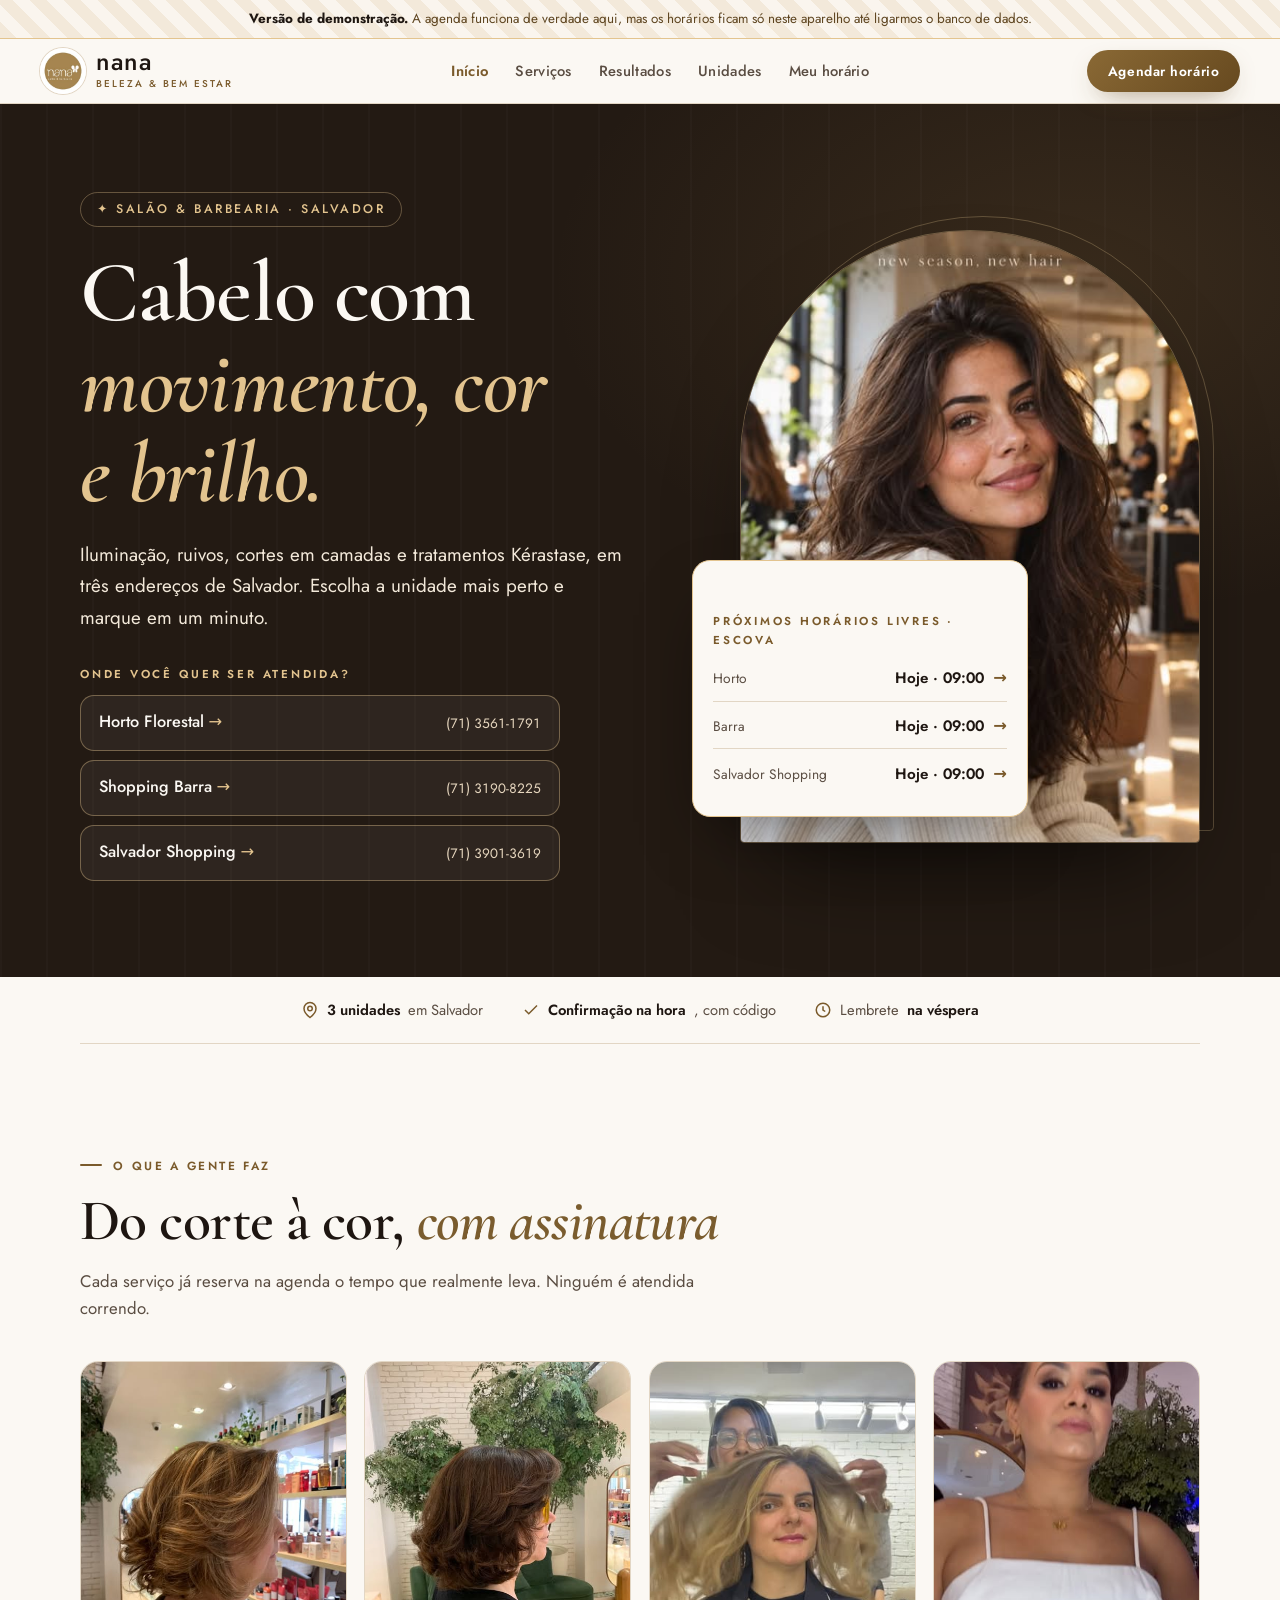
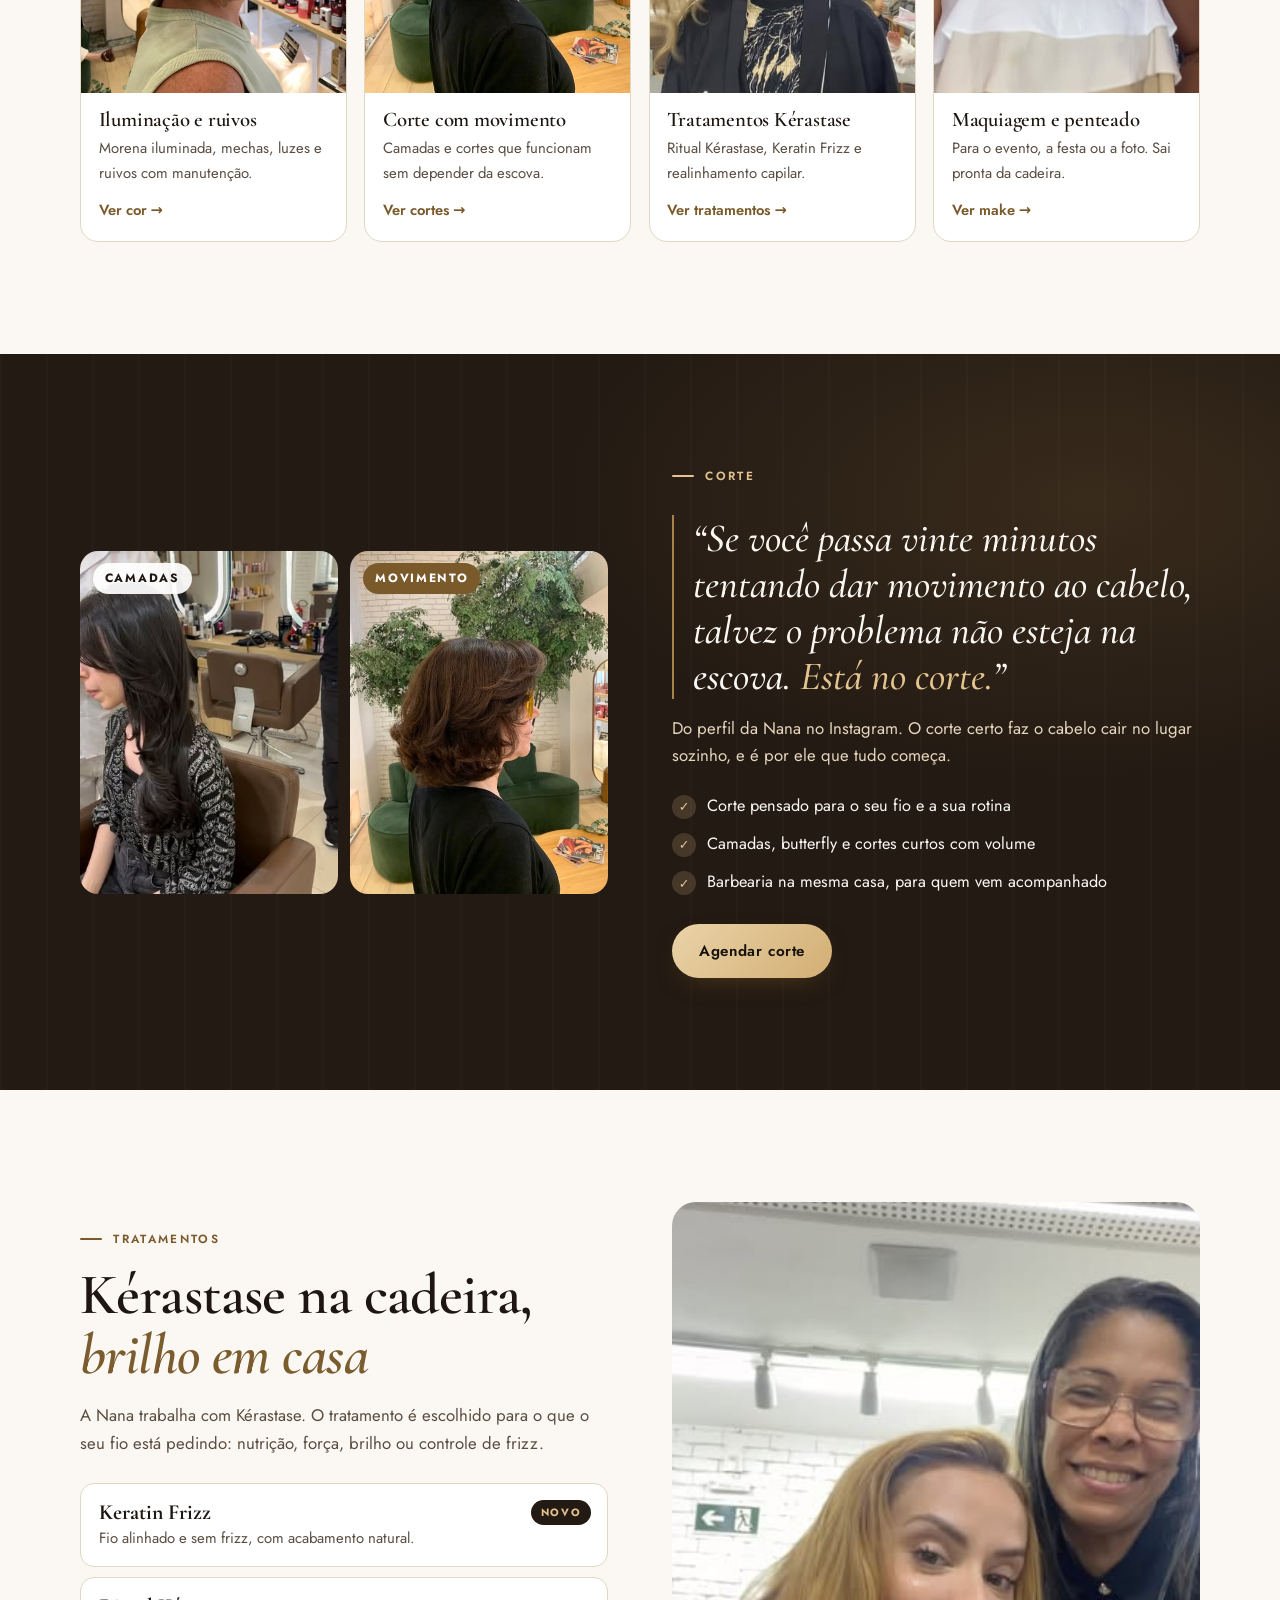
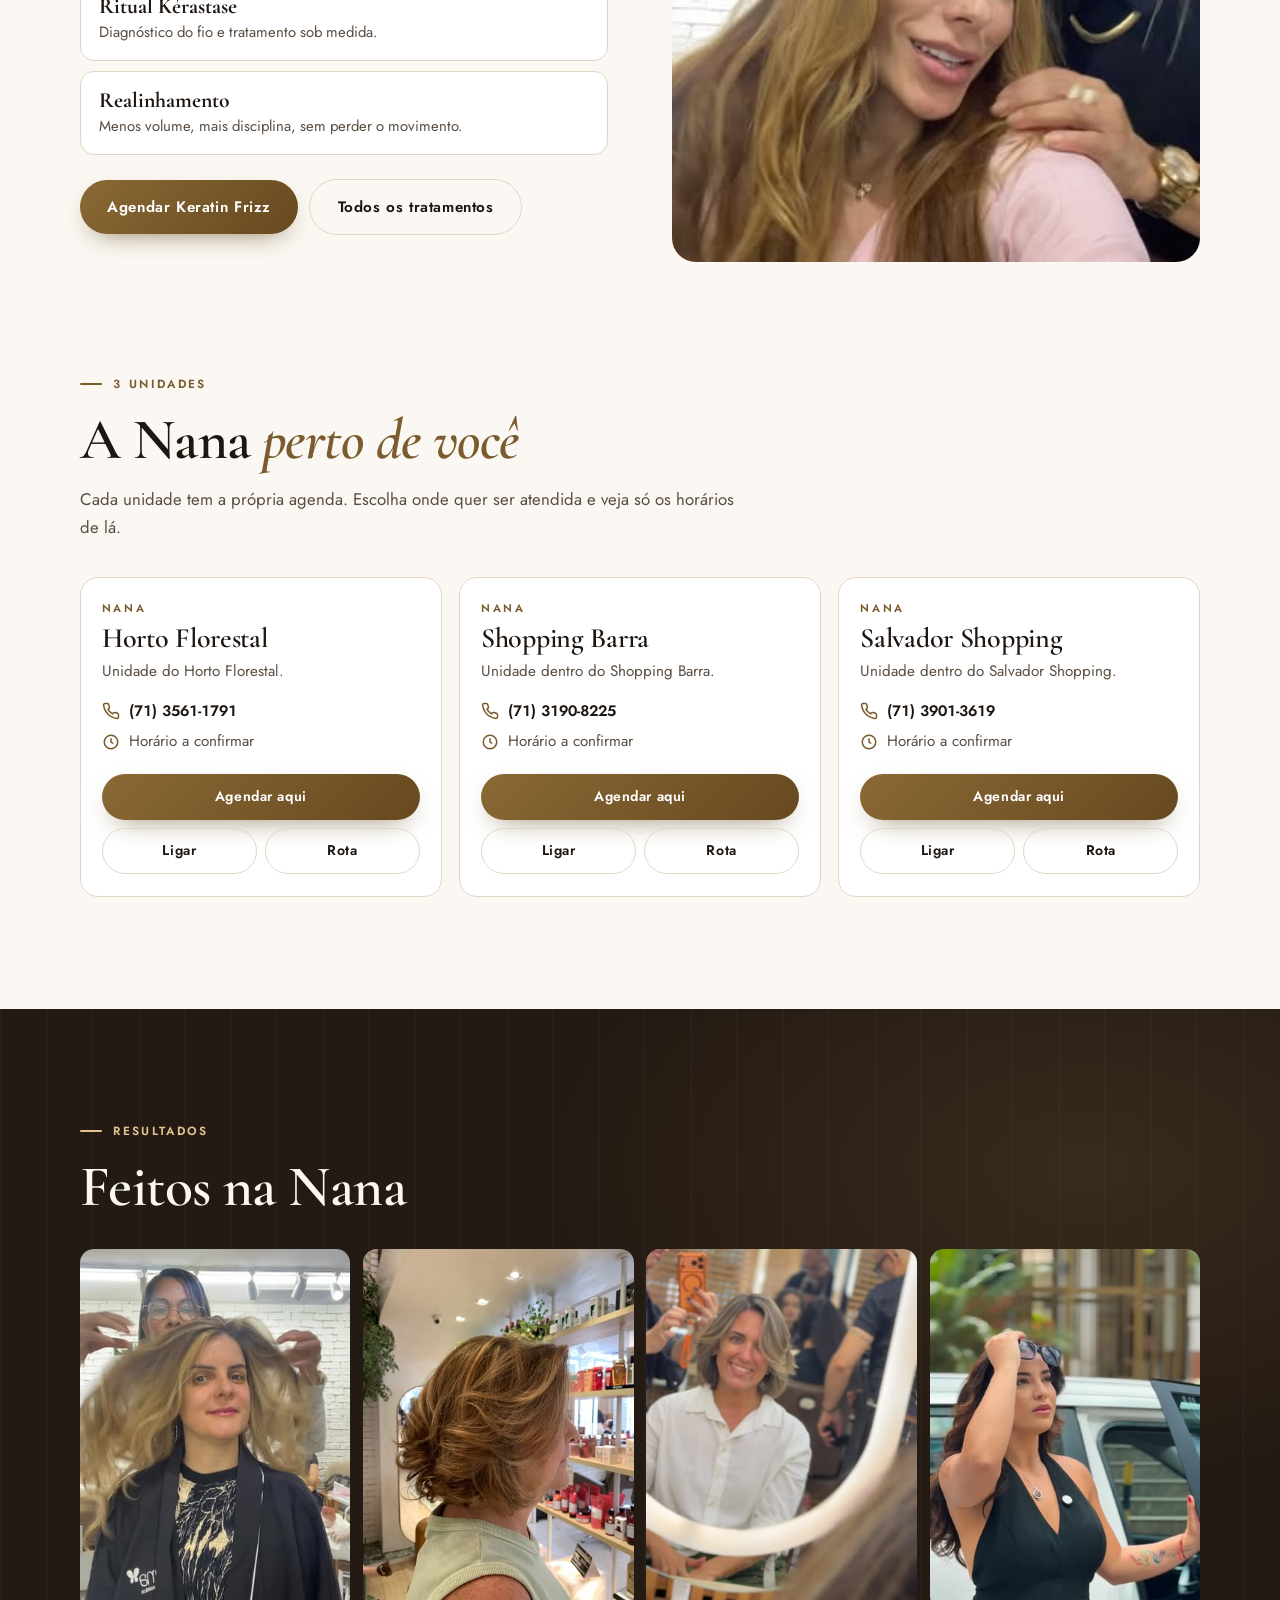
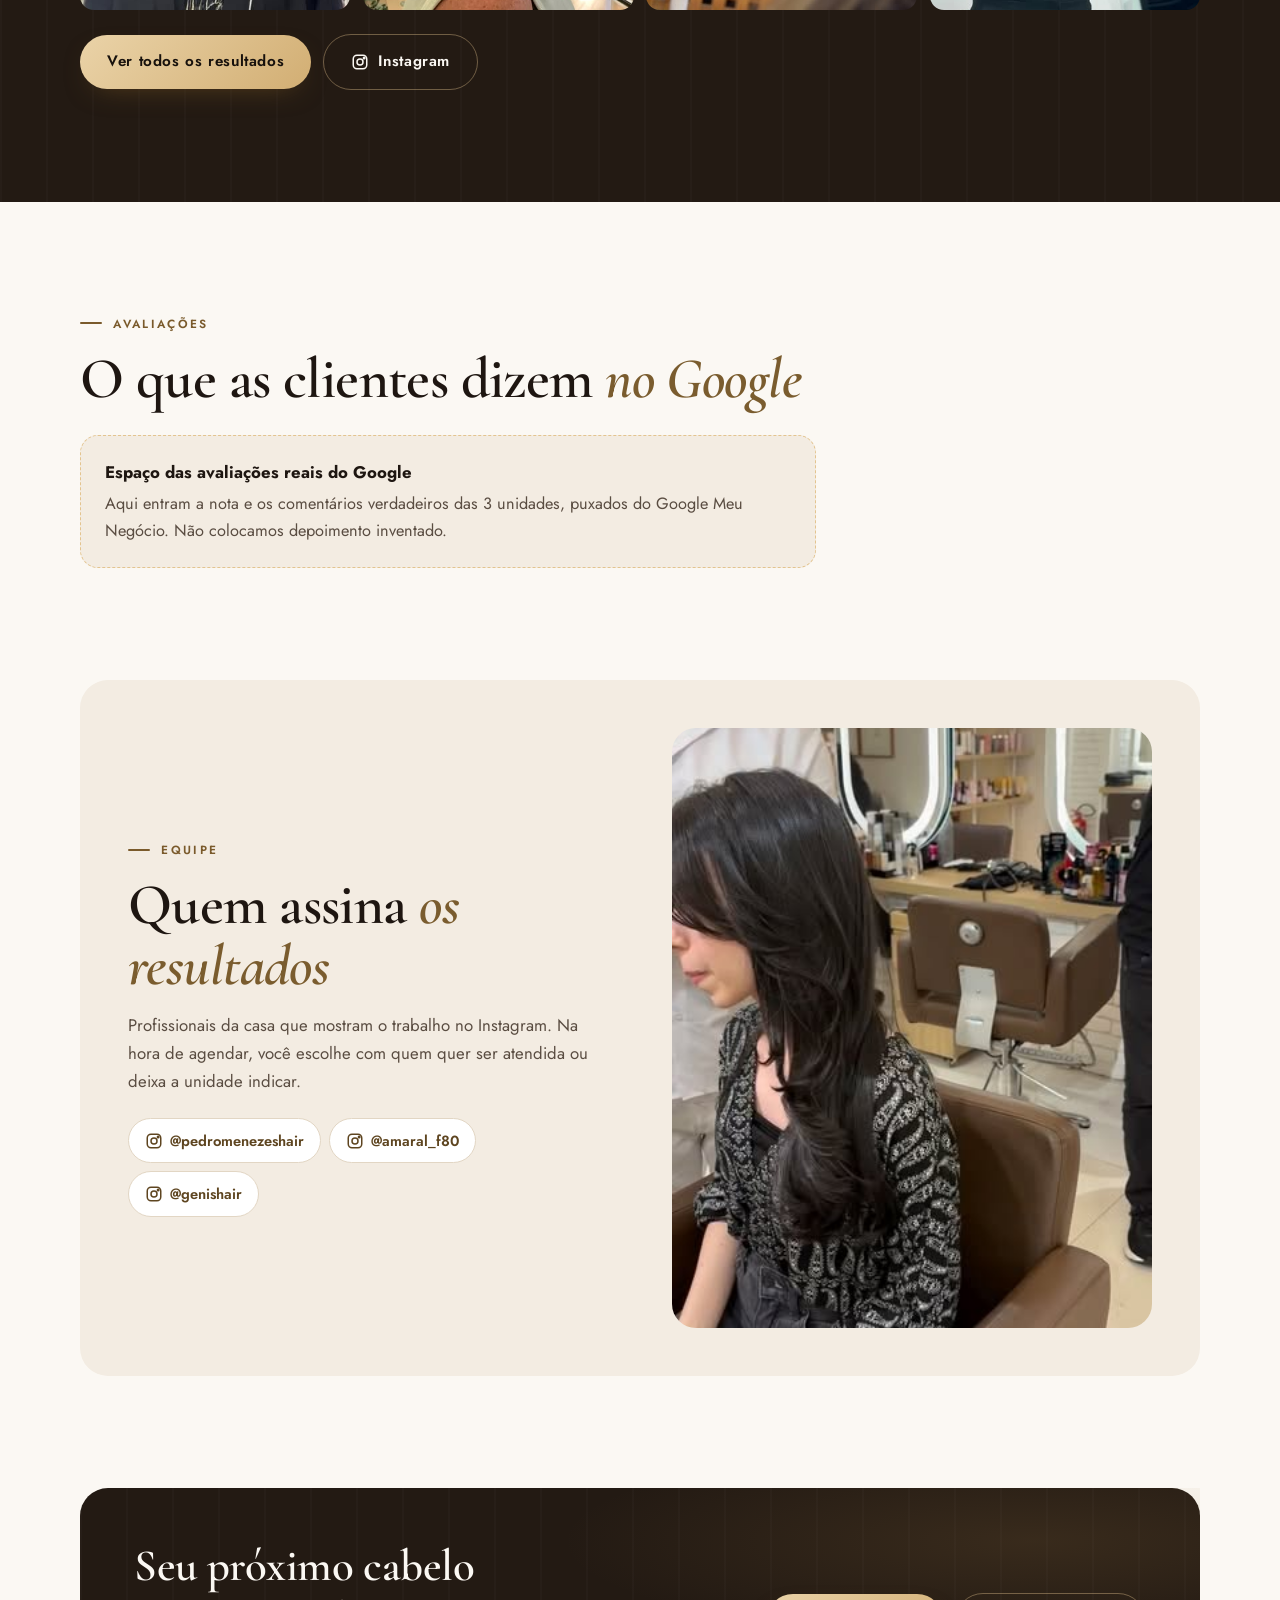
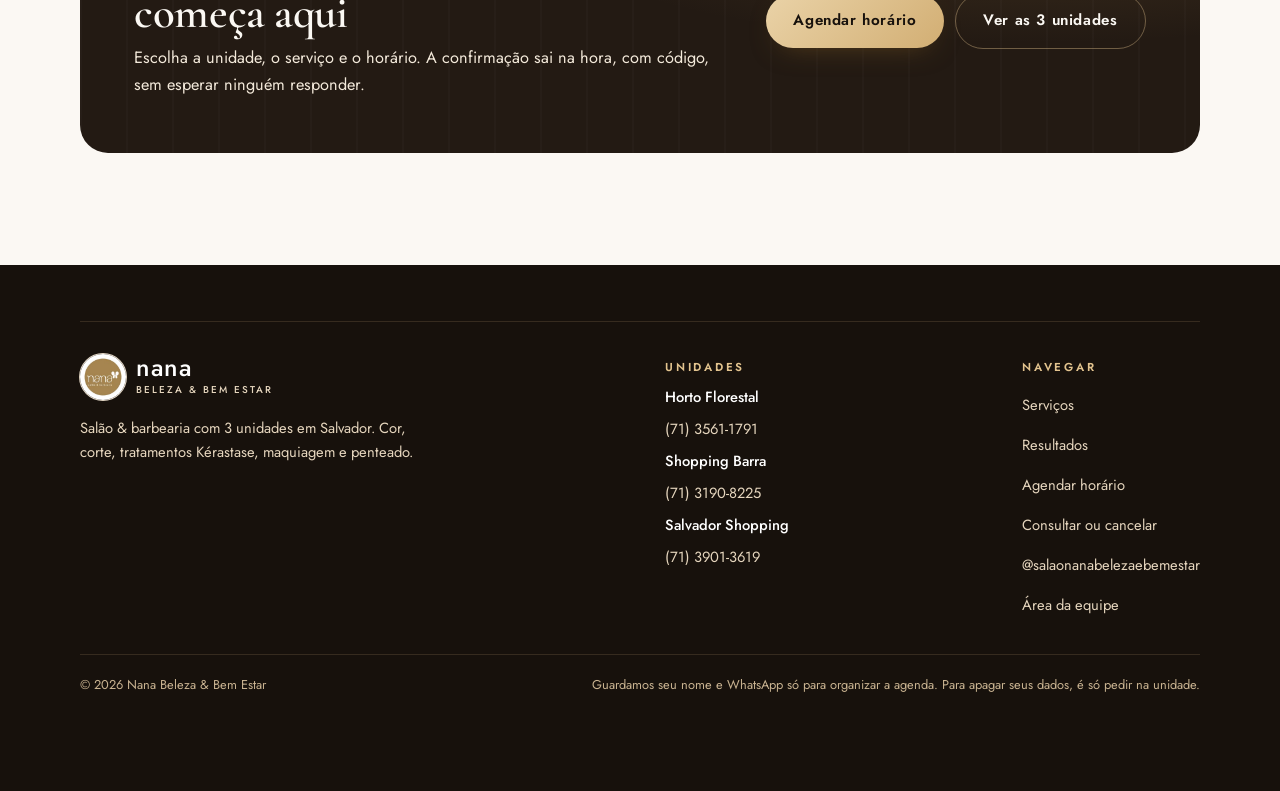
<file: index.html>
<!DOCTYPE html>
<html lang="pt-BR">
<head>
<meta charset="UTF-8">
<meta name="viewport" content="width=device-width, initial-scale=1.0">
<title>Nana Beleza & Bem Estar · Salão em Salvador · Agende online</title>
<meta name="description" content="Salão e barbearia com 3 unidades em Salvador: Horto Florestal, Shopping Barra e Salvador Shopping. Iluminação, ruivos, corte, Kérastase e maquiagem. Agende online.">
<meta name="theme-color" content="#231A13">
<link rel="icon" href="fotos/perfil.jpg" type="image/jpeg">
<meta property="og:type" content="website">
<meta property="og:title" content="Nana Beleza & Bem Estar · Salão em Salvador · Agende online">
<meta property="og:description" content="Salão e barbearia com 3 unidades em Salvador: Horto Florestal, Shopping Barra e Salvador Shopping. Iluminação, ruivos, corte, Kérastase e maquiagem. Agende online.">
<meta property="og:image" content="fotos/post-6.jpg">
<meta property="og:locale" content="pt_BR">
<link rel="preconnect" href="https://fonts.googleapis.com">
<link rel="preconnect" href="https://fonts.gstatic.com" crossorigin>
<link href="https://fonts.googleapis.com/css2?family=Cormorant+Garamond:ital,wght@0,500;0,600;0,700;1,500;1,600&family=Jost:wght@400;500;600;700&display=swap" rel="stylesheet">
<link rel="stylesheet" href="assets/estilo.css?v=20261026165519">
<script type="application/ld+json">
{"@context":"https://schema.org","@type":"HairSalon","name":"Nana Beleza & Bem Estar",
 "sameAs":["https://www.instagram.com/salaonanabelezaebemestar/"],
 "department":[
  {"@type":"HairSalon","name":"Nana Beleza & Bem Estar · Horto Florestal","telephone":"+55 71 3561-1791","address":{"@type":"PostalAddress","addressLocality":"Salvador","addressRegion":"BA","addressCountry":"BR"}},
  {"@type":"HairSalon","name":"Nana Beleza & Bem Estar · Shopping Barra","telephone":"+55 71 3190-8225","address":{"@type":"PostalAddress","addressLocality":"Salvador","addressRegion":"BA","addressCountry":"BR"}},
  {"@type":"HairSalon","name":"Nana Beleza & Bem Estar · Salvador Shopping","telephone":"+55 71 3901-3619","address":{"@type":"PostalAddress","addressLocality":"Salvador","addressRegion":"BA","addressCountry":"BR"}}]}
</script>
</head>
<body>

<div id="faixa-demo" class="faixa-demo" hidden>
  <b>Versão de demonstração.</b> A agenda funciona de verdade aqui, mas os horários ficam só neste aparelho até ligarmos o banco de dados.
</div>

<header class="topo">
  <div class="wrap topo-in">
    <a class="marca" href="index.html" aria-label="Nana Beleza &amp; Bem Estar, início">
      <img class="marca-logo" src="fotos/perfil.jpg" alt="" width="46" height="46">
      <span><b>nana</b><small>Beleza &amp; Bem Estar</small></span>
    </a>
    <nav class="menu" aria-label="Principal">
      <a href="index.html" aria-current="page">Início</a>
      <a href="servicos.html">Serviços</a>
      <a href="resultados.html">Resultados</a>
      <a href="unidades.html">Unidades</a>
      <a href="agendar.html#meu-horario">Meu horário</a>
    </nav>
    <a class="btn btn-prata" href="agendar.html">Agendar horário</a>
    <button class="btn-menu" id="btn-menu" type="button" aria-label="Abrir menu" aria-expanded="false" aria-controls="gaveta">
      <svg width="22" height="22" viewBox="0 0 24 24" fill="none" stroke="currentColor" stroke-width="2" stroke-linecap="round"><path d="M4 7h16M4 12h16M4 17h16"/></svg>
    </button>
  </div>
</header>

<div class="gaveta" id="gaveta">
  <nav class="gaveta-in" aria-label="Menu">
    <button class="gaveta-fechar" type="button" aria-label="Fechar menu">×</button>
    <a class="link" href="index.html" aria-current="page">Início</a>
    <a class="link" href="servicos.html">Serviços</a>
    <a class="link" href="resultados.html">Resultados</a>
    <a class="link" href="unidades.html">Unidades</a>
    <a class="link" href="agendar.html#meu-horario">Meu horário</a>
    <a class="btn btn-prata" href="agendar.html">Agendar horário</a>
    <a class="btn btn-linha" href="https://www.instagram.com/salaonanabelezaebemestar/" target="_blank" rel="noopener"><svg width="18" height="18" viewBox="0 0 24 24" fill="none" stroke="currentColor" stroke-width="2"><rect x="3" y="3" width="18" height="18" rx="5"/><circle cx="12" cy="12" r="4"/><circle cx="17.5" cy="6.5" r="1" fill="currentColor"/></svg> @salaonanabelezaebemestar</a>
  </nav>
</div>

<section class="hero escuro">
  <div class="wrap hero-in">
    <div class="hero-txt">
      <span class="selo">✦ Salão &amp; barbearia · Salvador</span>
      <h1>Cabelo com <em>movimento, cor e brilho.</em></h1>
      <p class="lead">
        Iluminação, ruivos, cortes em camadas e tratamentos Kérastase, em três endereços de Salvador.
        Escolha a unidade mais perto e marque em um minuto.
      </p>

      <p class="rotulo">Onde você quer ser atendida?</p>
      <div class="hero-unidades">
        <a class="hero-unidade" href="agendar.html?unidade=horto"><b>Horto Florestal</b><small>(71) 3561-1791</small></a>
        <a class="hero-unidade" href="agendar.html?unidade=barra"><b>Shopping Barra</b><small>(71) 3190-8225</small></a>
        <a class="hero-unidade" href="agendar.html?unidade=salvador-shopping"><b>Salvador Shopping</b><small>(71) 3901-3619</small></a>
      </div>
    </div>

    <div class="hero-foto">
      <div class="arco"><img src="fotos/post-6.jpg" alt="Cliente com cabelo longo, castanho e ondulado, sorrindo no salão." width="512" height="640"></div>
      <aside class="proximo" id="proximo" aria-live="polite">
        <p class="rotulo">Próximos horários livres · escova</p>
        <ul class="proximos-unidades" id="px-lista"><li>Procurando…</li></ul>
      </aside>
    </div>
  </div>
</section>

<div class="wrap">
  <div class="selos">
    <span><svg width="18" height="18" viewBox="0 0 24 24" fill="none" stroke="currentColor" stroke-width="2"><path d="M20 10c0 6-8 12-8 12s-8-6-8-12a8 8 0 1 1 16 0Z"/><circle cx="12" cy="10" r="3"/></svg><b>3 unidades</b> em Salvador</span>
    <span><svg width="18" height="18" viewBox="0 0 24 24" fill="none" stroke="currentColor" stroke-width="2"><path d="M20 6 9 17l-5-5"/></svg><b>Confirmação na hora</b>, com código</span>
    <span><svg width="18" height="18" viewBox="0 0 24 24" fill="none" stroke="currentColor" stroke-width="2"><circle cx="12" cy="12" r="9"/><path d="M12 7v5l3 2"/></svg>Lembrete <b>na véspera</b></span>
  </div>
</div>

<section class="secao" id="especialidades">
  <div class="wrap">
    <p class="olho">O que a gente faz</p>
    <h2>Do corte à cor, <em class="ouro">com assinatura</em></h2>
    <p class="sub">Cada serviço já reserva na agenda o tempo que realmente leva. Ninguém é atendida correndo.</p>

    <div class="destaques">
      <a class="destaque revela" href="servicos.html#coloracao-e-iluminacao">
        <img src="fotos/post-3.jpg" loading="lazy" alt="Cabelo curto com iluminação dourada, no salão." style="object-position:50% 30%">
        <div><h3>Iluminação e ruivos</h3><p>Morena iluminada, mechas, luzes e ruivos com manutenção.</p><span>Ver cor →</span></div>
      </a>
      <a class="destaque revela" href="servicos.html#corte">
        <img src="fotos/post-2.jpg" loading="lazy" alt="Corte curto em camadas, castanho, visto de lado." style="object-position:50% 35%">
        <div><h3>Corte com movimento</h3><p>Camadas e cortes que funcionam sem depender da escova.</p><span>Ver cortes →</span></div>
      </a>
      <a class="destaque revela" href="servicos.html#tratamentos-kerastase">
        <img src="fotos/post-9.jpg" loading="lazy" alt="Cabelo loiro longo e brilhante, finalizado no salão." style="object-position:50% 30%">
        <div><h3>Tratamentos Kérastase</h3><p>Ritual Kérastase, Keratin Frizz e realinhamento capilar.</p><span>Ver tratamentos →</span></div>
      </a>
      <a class="destaque revela" href="servicos.html#maquiagem-e-penteado">
        <img src="fotos/post-5.jpg" loading="lazy" alt="Cliente com maquiagem social feita no salão." style="object-position:50% 25%">
        <div><h3>Maquiagem e penteado</h3><p>Para o evento, a festa ou a foto. Sai pronta da cadeira.</p><span>Ver make →</span></div>
      </a>
    </div>
  </div>
</section>

<section class="secao escuro">
  <div class="wrap lado-a-lado">
    <div class="antes-depois revela">
      <figure><img src="fotos/post-4.jpg" loading="lazy" alt="Cabelo longo e escuro com corte em camadas, na cadeira do salão." style="object-position:50% 40%"><figcaption>Camadas</figcaption></figure>
      <figure><img src="fotos/post-2.jpg" loading="lazy" alt="Corte curto em camadas com movimento."><figcaption>Movimento</figcaption></figure>
    </div>
    <div class="revela">
      <p class="olho">Corte</p>
      <blockquote class="citacao">“Se você passa vinte minutos tentando dar movimento ao cabelo, talvez o problema não esteja na escova. <em>Está no corte.</em>”</blockquote>
      <p class="sub">Do perfil da Nana no Instagram. O corte certo faz o cabelo cair no lugar sozinho, e é por ele que tudo começa.</p>
      <ul class="lista-check">
        <li>Corte pensado para o seu fio e a sua rotina</li>
        <li>Camadas, butterfly e cortes curtos com volume</li>
        <li>Barbearia na mesma casa, para quem vem acompanhado</li>
      </ul>
      <div class="acoes" style="margin-top:0"><a class="btn btn-prata" href="agendar.html?servico=corte-feminino">Agendar corte</a></div>
    </div>
  </div>
</section>

<section class="secao">
  <div class="wrap lado-a-lado">
    <div class="revela">
      <p class="olho">Tratamentos</p>
      <h2>Kérastase na cadeira, <em class="ouro">brilho em casa</em></h2>
      <p class="sub">A Nana trabalha com Kérastase. O tratamento é escolhido para o que o seu fio está pedindo: nutrição, força, brilho ou controle de frizz.</p>
      <div class="trat-grid">
        <div class="trat"><span class="trat-novo">Novo</span><b>Keratin Frizz</b><p>Fio alinhado e sem frizz, com acabamento natural.</p></div>
        <div class="trat"><b>Ritual Kérastase</b><p>Diagnóstico do fio e tratamento sob medida.</p></div>
        <div class="trat"><b>Realinhamento</b><p>Menos volume, mais disciplina, sem perder o movimento.</p></div>
      </div>
      <div class="acoes"><a class="btn btn-prata" href="agendar.html?servico=keratin-frizz">Agendar Keratin Frizz</a><a class="btn btn-linha" href="servicos.html#tratamentos-kerastase">Todos os tratamentos</a></div>
    </div>
    <div class="foto-redonda revela"><img src="fotos/post-7.jpg" loading="lazy" alt="Cliente com cabelo longo iluminado ao lado da profissional, no salão." style="object-position:50% 30%"></div>
  </div>
</section>

<section class="secao" style="padding-top:0" id="unidades">
  <div class="wrap">
    <p class="olho">3 unidades</p>
    <h2>A Nana <em class="ouro">perto de você</em></h2>
    <p class="sub">Cada unidade tem a própria agenda. Escolha onde quer ser atendida e veja só os horários de lá.</p>
    <div class="unidades-grid">
  <article class="unidade-card revela" id="horto">
    
    <div class="unidade-corpo">
      <p class="unidade-rot">Nana</p>
      <h3>Horto Florestal</h3>
      <p class="unidade-frase">Unidade do Horto Florestal.</p>
      <ul class="unidade-info">
        <li><svg width="18" height="18" viewBox="0 0 24 24" fill="none" stroke="currentColor" stroke-width="2"><path d="M22 16.9v3a2 2 0 0 1-2.2 2 19.8 19.8 0 0 1-8.6-3.1 19.5 19.5 0 0 1-6-6A19.8 19.8 0 0 1 2.1 4.2 2 2 0 0 1 4.1 2h3a2 2 0 0 1 2 1.7c.1.9.4 1.8.7 2.7a2 2 0 0 1-.5 2.1L8 9.8a16 16 0 0 0 6 6l1.3-1.3a2 2 0 0 1 2.1-.4c.9.3 1.8.6 2.7.7a2 2 0 0 1 1.7 2z"/></svg><a href="tel:+557135611791">(71) 3561-1791</a></li>
        <li><svg width="18" height="18" viewBox="0 0 24 24" fill="none" stroke="currentColor" stroke-width="2"><circle cx="12" cy="12" r="9"/><path d="M12 7v5l3 2"/></svg><span>Horário a confirmar</span></li>
      </ul>
      <div class="unidade-botoes">
        <a class="btn btn-prata" href="agendar.html?unidade=horto">Agendar aqui</a>
        <a class="btn btn-linha" href="tel:+557135611791">Ligar</a>
        <a class="btn btn-linha" href="https://www.google.com/maps/search/?api=1&amp;query=Nana+Beleza+e+Bem+Estar+Horto+Florestal+Salvador" target="_blank" rel="noopener">Rota</a>
      </div>
    </div>
  </article>
  <article class="unidade-card revela" id="barra">
    
    <div class="unidade-corpo">
      <p class="unidade-rot">Nana</p>
      <h3>Shopping Barra</h3>
      <p class="unidade-frase">Unidade dentro do Shopping Barra.</p>
      <ul class="unidade-info">
        <li><svg width="18" height="18" viewBox="0 0 24 24" fill="none" stroke="currentColor" stroke-width="2"><path d="M22 16.9v3a2 2 0 0 1-2.2 2 19.8 19.8 0 0 1-8.6-3.1 19.5 19.5 0 0 1-6-6A19.8 19.8 0 0 1 2.1 4.2 2 2 0 0 1 4.1 2h3a2 2 0 0 1 2 1.7c.1.9.4 1.8.7 2.7a2 2 0 0 1-.5 2.1L8 9.8a16 16 0 0 0 6 6l1.3-1.3a2 2 0 0 1 2.1-.4c.9.3 1.8.6 2.7.7a2 2 0 0 1 1.7 2z"/></svg><a href="tel:+557131908225">(71) 3190-8225</a></li>
        <li><svg width="18" height="18" viewBox="0 0 24 24" fill="none" stroke="currentColor" stroke-width="2"><circle cx="12" cy="12" r="9"/><path d="M12 7v5l3 2"/></svg><span>Horário a confirmar</span></li>
      </ul>
      <div class="unidade-botoes">
        <a class="btn btn-prata" href="agendar.html?unidade=barra">Agendar aqui</a>
        <a class="btn btn-linha" href="tel:+557131908225">Ligar</a>
        <a class="btn btn-linha" href="https://www.google.com/maps/search/?api=1&amp;query=Nana+Beleza+e+Bem+Estar+Shopping+Barra+Salvador" target="_blank" rel="noopener">Rota</a>
      </div>
    </div>
  </article>
  <article class="unidade-card revela" id="salvador-shopping">
    
    <div class="unidade-corpo">
      <p class="unidade-rot">Nana</p>
      <h3>Salvador Shopping</h3>
      <p class="unidade-frase">Unidade dentro do Salvador Shopping.</p>
      <ul class="unidade-info">
        <li><svg width="18" height="18" viewBox="0 0 24 24" fill="none" stroke="currentColor" stroke-width="2"><path d="M22 16.9v3a2 2 0 0 1-2.2 2 19.8 19.8 0 0 1-8.6-3.1 19.5 19.5 0 0 1-6-6A19.8 19.8 0 0 1 2.1 4.2 2 2 0 0 1 4.1 2h3a2 2 0 0 1 2 1.7c.1.9.4 1.8.7 2.7a2 2 0 0 1-.5 2.1L8 9.8a16 16 0 0 0 6 6l1.3-1.3a2 2 0 0 1 2.1-.4c.9.3 1.8.6 2.7.7a2 2 0 0 1 1.7 2z"/></svg><a href="tel:+557139013619">(71) 3901-3619</a></li>
        <li><svg width="18" height="18" viewBox="0 0 24 24" fill="none" stroke="currentColor" stroke-width="2"><circle cx="12" cy="12" r="9"/><path d="M12 7v5l3 2"/></svg><span>Horário a confirmar</span></li>
      </ul>
      <div class="unidade-botoes">
        <a class="btn btn-prata" href="agendar.html?unidade=salvador-shopping">Agendar aqui</a>
        <a class="btn btn-linha" href="tel:+557139013619">Ligar</a>
        <a class="btn btn-linha" href="https://www.google.com/maps/search/?api=1&amp;query=Nana+Beleza+e+Bem+Estar+Salvador+Shopping" target="_blank" rel="noopener">Rota</a>
      </div>
    </div>
  </article>
</div>
  </div>
</section>

<section class="secao escuro">
  <div class="wrap">
    <p class="olho">Resultados</p>
    <h2>Feitos na Nana</h2>
    <div class="faixa-fotos">
      <img src="fotos/post-9.jpg" loading="lazy" alt="Loiro longo com ondas, finalizado no salão.">
      <img src="fotos/post-3.jpg" loading="lazy" alt="Curto iluminado, visto de lado.">
      <img src="fotos/post-8.jpg" loading="lazy" alt="Cliente com corte curto loiro, vista pelo espelho.">
      <img src="fotos/post-1.jpg" loading="lazy" alt="Cliente com cabelo escuro ondulado e solto.">
    </div>
    <div class="acoes"><a class="btn btn-prata" href="resultados.html">Ver todos os resultados</a><a class="btn btn-linha" href="https://www.instagram.com/salaonanabelezaebemestar/" target="_blank" rel="noopener"><svg width="18" height="18" viewBox="0 0 24 24" fill="none" stroke="currentColor" stroke-width="2"><rect x="3" y="3" width="18" height="18" rx="5"/><circle cx="12" cy="12" r="4"/><circle cx="17.5" cy="6.5" r="1" fill="currentColor"/></svg> Instagram</a></div>
  </div>
</section>

<section class="secao">
  <div class="wrap">
    <p class="olho">Avaliações</p>
    <h2>O que as clientes dizem <em class="ouro">no Google</em></h2>
    <div class="avaliacoes-reserva">
      <b>Espaço das avaliações reais do Google</b>
      <p>Aqui entram a nota e os comentários verdadeiros das 3 unidades, puxados do Google Meu Negócio. Não colocamos depoimento inventado.</p>
    </div>
  </div>
</section>

<section class="secao" style="padding-top:0">
  <div class="wrap">
    <div class="loja lado-a-lado">
      <div>
        <p class="olho">Equipe</p>
        <h2>Quem assina <em class="ouro">os resultados</em></h2>
        <p class="sub">Profissionais da casa que mostram o trabalho no Instagram. Na hora de agendar, você escolhe com quem quer ser atendida ou deixa a unidade indicar.</p>
        <div class="equipe-ig">
          <a href="https://www.instagram.com/pedromenezeshair/" target="_blank" rel="noopener"><svg width="18" height="18" viewBox="0 0 24 24" fill="none" stroke="currentColor" stroke-width="2"><rect x="3" y="3" width="18" height="18" rx="5"/><circle cx="12" cy="12" r="4"/><circle cx="17.5" cy="6.5" r="1" fill="currentColor"/></svg>@pedromenezeshair</a>
          <a href="https://www.instagram.com/amaral_f80/" target="_blank" rel="noopener"><svg width="18" height="18" viewBox="0 0 24 24" fill="none" stroke="currentColor" stroke-width="2"><rect x="3" y="3" width="18" height="18" rx="5"/><circle cx="12" cy="12" r="4"/><circle cx="17.5" cy="6.5" r="1" fill="currentColor"/></svg>@amaral_f80</a>
          <a href="https://www.instagram.com/genishair/" target="_blank" rel="noopener"><svg width="18" height="18" viewBox="0 0 24 24" fill="none" stroke="currentColor" stroke-width="2"><rect x="3" y="3" width="18" height="18" rx="5"/><circle cx="12" cy="12" r="4"/><circle cx="17.5" cy="6.5" r="1" fill="currentColor"/></svg>@genishair</a>
        </div>
      </div>
      <div class="foto-redonda revela"><img src="fotos/post-4.jpg" loading="lazy" alt="Cliente na cadeira do salão com cabelo longo em camadas." style="object-position:50% 40%"></div>
    </div>
  </div>
</section>

<section class="secao" style="padding-top:0">
  <div class="wrap">
    <div class="chamada escuro">
      <div>
        <h2>Seu próximo cabelo começa aqui</h2>
        <p>Escolha a unidade, o serviço e o horário. A confirmação sai na hora, com código, sem esperar ninguém responder.</p>
      </div>
      <div class="acoes" style="margin:0">
        <a class="btn btn-prata" href="agendar.html">Agendar horário</a>
        <a class="btn btn-linha" href="unidades.html">Ver as 3 unidades</a>
      </div>
    </div>
  </div>
</section>

<footer class="rodape">
  <div class="wrap">
    <div class="rodape-in">
      <div style="max-width:22rem">
        <a class="marca marca-clara" href="index.html"><img class="marca-logo" src="fotos/perfil.jpg" alt="" width="46" height="46"><span><b>nana</b><small>Beleza &amp; Bem Estar</small></span></a>
        <p style="margin-top:1rem">Salão &amp; barbearia com 3 unidades em Salvador. Cor, corte, tratamentos Kérastase, maquiagem e penteado.</p>
      </div>
      <div>
        <b class="rodape-titulo">Unidades</b>
        <ul class="rodape-links rodape-unidades">
          <li><b>Horto Florestal</b><a href="tel:+557135611791">(71) 3561-1791</a></li>
          <li><b>Shopping Barra</b><a href="tel:+557131908225">(71) 3190-8225</a></li>
          <li><b>Salvador Shopping</b><a href="tel:+557139013619">(71) 3901-3619</a></li>
        </ul>
      </div>
      <div>
        <b class="rodape-titulo">Navegar</b>
        <ul class="rodape-links">
          <li><a href="servicos.html">Serviços</a></li>
          <li><a href="resultados.html">Resultados</a></li>
          <li><a href="agendar.html">Agendar horário</a></li>
          <li><a href="agendar.html#meu-horario">Consultar ou cancelar</a></li>
          <li><a href="https://www.instagram.com/salaonanabelezaebemestar/" target="_blank" rel="noopener">@salaonanabelezaebemestar</a></li>
          <li><a href="admin.html">Área da equipe</a></li>
        </ul>
      </div>
    </div>
    <div class="creditos">
      <span>© <span id="ano"></span> Nana Beleza &amp; Bem Estar</span>
      <span>Guardamos seu nome e WhatsApp só para organizar a agenda. Para apagar seus dados, é só pedir na unidade.</span>
    </div>
  </div>
</footer>

<a class="flutua" href="agendar.html"><svg width="18" height="18" viewBox="0 0 24 24" fill="none" stroke="currentColor" stroke-width="2"><rect x="3" y="5" width="18" height="16" rx="2"/><path d="M8 3v4M16 3v4M3 11h18"/></svg> Agendar</a>

<script src="assets/config.js?v=20261026165519"></script>
<script src="assets/agenda.js?v=20261026165519"></script>
<script src="assets/site.js?v=20261026165519"></script>
</body>
</html>
</file>
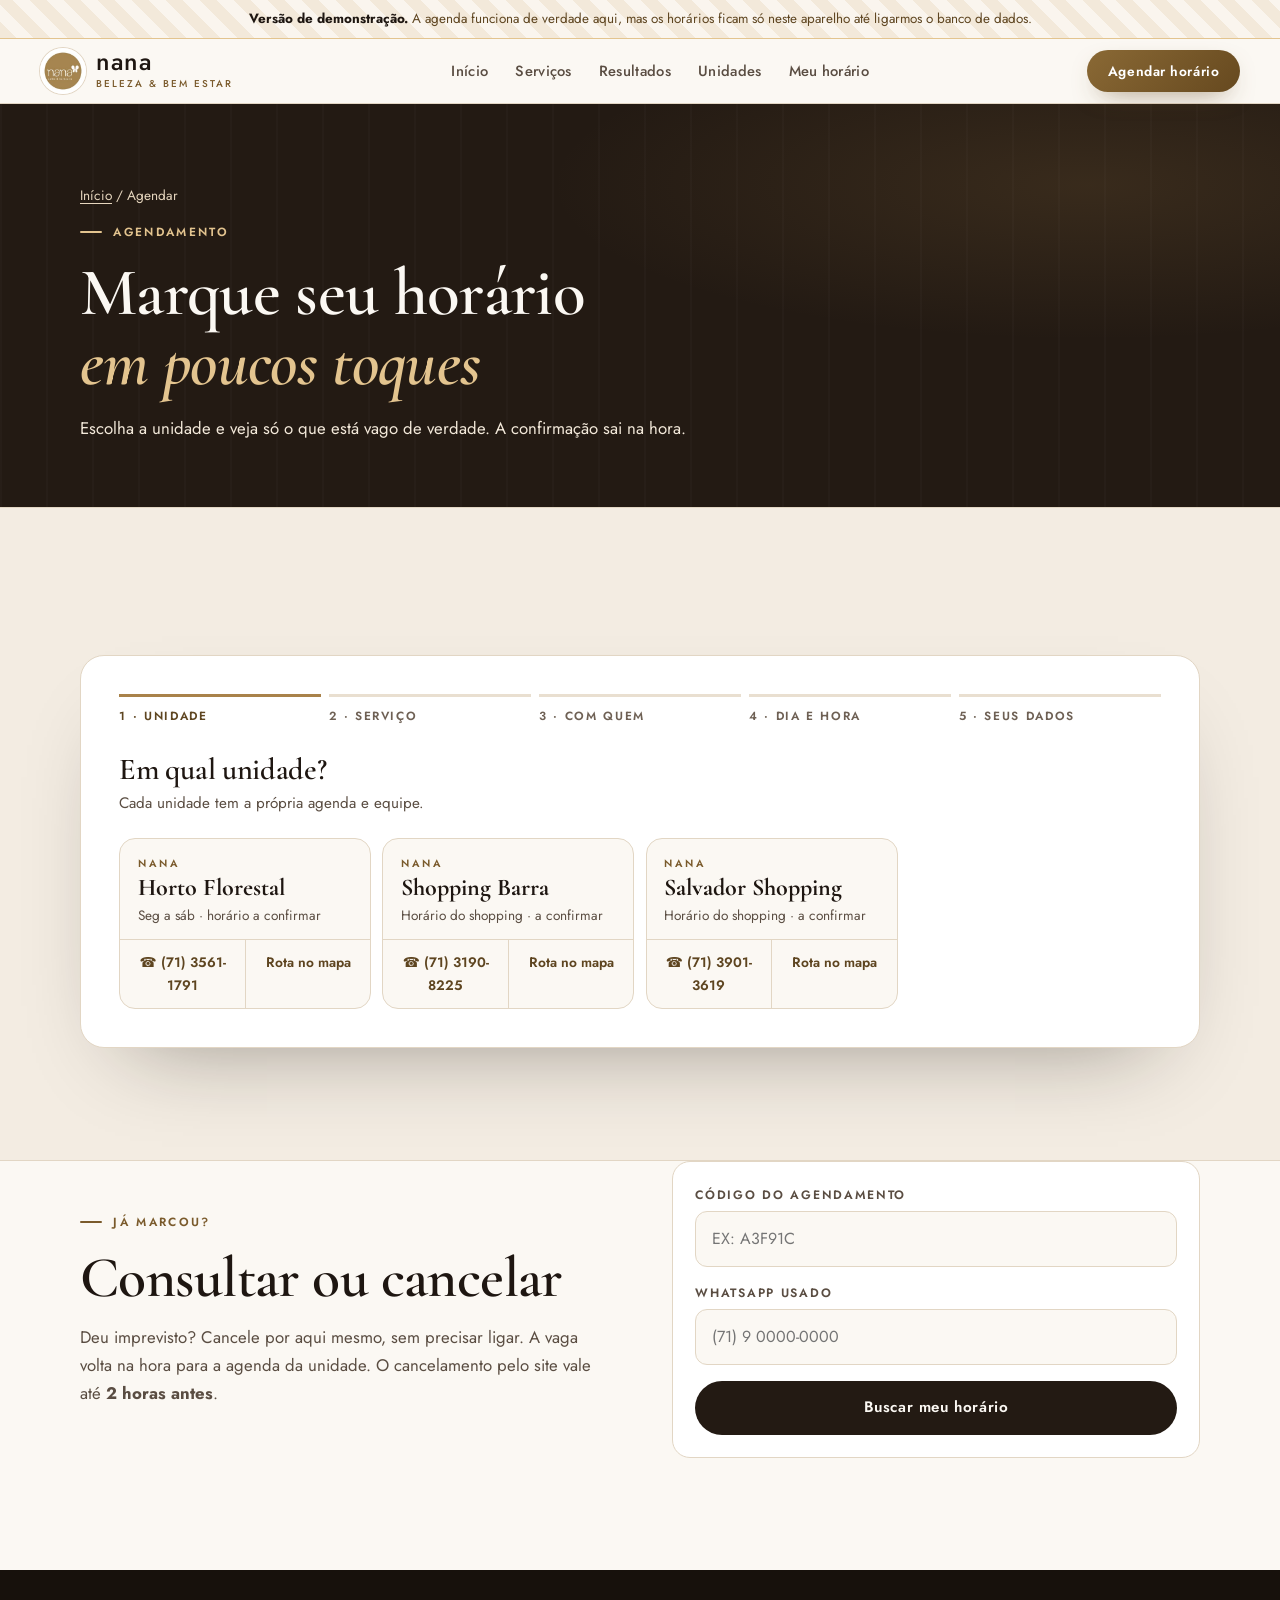
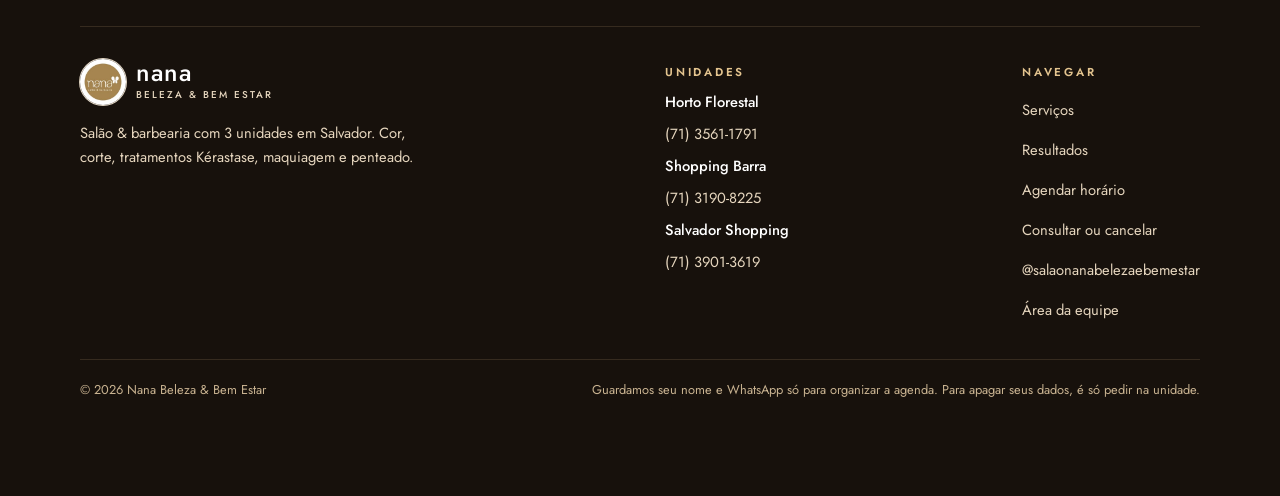
<file: agendar.html>
<!DOCTYPE html>
<html lang="pt-BR">
<head>
<meta charset="UTF-8">
<meta name="viewport" content="width=device-width, initial-scale=1.0">
<title>Agendar horário · Nana Beleza & Bem Estar</title>
<meta name="description" content="Escolha a unidade, o serviço, o profissional, o dia e a hora. Confirmação na hora, sem app e sem cadastro.">
<meta name="theme-color" content="#231A13">
<link rel="icon" href="fotos/perfil.jpg" type="image/jpeg">
<meta property="og:type" content="website">
<meta property="og:title" content="Agendar horário · Nana Beleza & Bem Estar">
<meta property="og:description" content="Escolha a unidade, o serviço, o profissional, o dia e a hora. Confirmação na hora, sem app e sem cadastro.">
<meta property="og:image" content="fotos/post-6.jpg">
<meta property="og:locale" content="pt_BR">
<link rel="preconnect" href="https://fonts.googleapis.com">
<link rel="preconnect" href="https://fonts.gstatic.com" crossorigin>
<link href="https://fonts.googleapis.com/css2?family=Cormorant+Garamond:ital,wght@0,500;0,600;0,700;1,500;1,600&family=Jost:wght@400;500;600;700&display=swap" rel="stylesheet">
<link rel="stylesheet" href="assets/estilo.css?v=20261026165519">
<script type="application/ld+json">
{"@context":"https://schema.org","@type":"HairSalon","name":"Nana Beleza & Bem Estar",
 "sameAs":["https://www.instagram.com/salaonanabelezaebemestar/"],
 "department":[
  {"@type":"HairSalon","name":"Nana Beleza & Bem Estar · Horto Florestal","telephone":"+55 71 3561-1791","address":{"@type":"PostalAddress","addressLocality":"Salvador","addressRegion":"BA","addressCountry":"BR"}},
  {"@type":"HairSalon","name":"Nana Beleza & Bem Estar · Shopping Barra","telephone":"+55 71 3190-8225","address":{"@type":"PostalAddress","addressLocality":"Salvador","addressRegion":"BA","addressCountry":"BR"}},
  {"@type":"HairSalon","name":"Nana Beleza & Bem Estar · Salvador Shopping","telephone":"+55 71 3901-3619","address":{"@type":"PostalAddress","addressLocality":"Salvador","addressRegion":"BA","addressCountry":"BR"}}]}
</script>
</head>
<body>

<div id="faixa-demo" class="faixa-demo" hidden>
  <b>Versão de demonstração.</b> A agenda funciona de verdade aqui, mas os horários ficam só neste aparelho até ligarmos o banco de dados.
</div>

<header class="topo">
  <div class="wrap topo-in">
    <a class="marca" href="index.html" aria-label="Nana Beleza &amp; Bem Estar, início">
      <img class="marca-logo" src="fotos/perfil.jpg" alt="" width="46" height="46">
      <span><b>nana</b><small>Beleza &amp; Bem Estar</small></span>
    </a>
    <nav class="menu" aria-label="Principal">
      <a href="index.html">Início</a>
      <a href="servicos.html">Serviços</a>
      <a href="resultados.html">Resultados</a>
      <a href="unidades.html">Unidades</a>
      <a href="agendar.html#meu-horario">Meu horário</a>
    </nav>
    <a class="btn btn-prata" href="agendar.html">Agendar horário</a>
    <button class="btn-menu" id="btn-menu" type="button" aria-label="Abrir menu" aria-expanded="false" aria-controls="gaveta">
      <svg width="22" height="22" viewBox="0 0 24 24" fill="none" stroke="currentColor" stroke-width="2" stroke-linecap="round"><path d="M4 7h16M4 12h16M4 17h16"/></svg>
    </button>
  </div>
</header>

<div class="gaveta" id="gaveta">
  <nav class="gaveta-in" aria-label="Menu">
    <button class="gaveta-fechar" type="button" aria-label="Fechar menu">×</button>
    <a class="link" href="index.html">Início</a>
    <a class="link" href="servicos.html">Serviços</a>
    <a class="link" href="resultados.html">Resultados</a>
    <a class="link" href="unidades.html">Unidades</a>
    <a class="link" href="agendar.html#meu-horario">Meu horário</a>
    <a class="btn btn-prata" href="agendar.html">Agendar horário</a>
    <a class="btn btn-linha" href="https://www.instagram.com/salaonanabelezaebemestar/" target="_blank" rel="noopener"><svg width="18" height="18" viewBox="0 0 24 24" fill="none" stroke="currentColor" stroke-width="2"><rect x="3" y="3" width="18" height="18" rx="5"/><circle cx="12" cy="12" r="4"/><circle cx="17.5" cy="6.5" r="1" fill="currentColor"/></svg> @salaonanabelezaebemestar</a>
  </nav>
</div>

<section class="pagina-topo escuro">
  <div class="wrap">
    <p class="migalha"><a href="index.html">Início</a> / Agendar</p>
    <p class="olho">Agendamento</p>
    <h1>Marque seu horário <em>em poucos toques</em></h1>
    <p class="sub">Escolha a unidade e veja só o que está vago de verdade. A confirmação sai na hora.</p>
  </div>
</section>

<section class="secao agendar" id="agendar">
  <div class="wrap">
    <div class="painel" id="agendar-app">
      <div class="passos passos-6" id="passos">
        <div class="passo" data-estado="atual">1 · Unidade</div>
        <div class="passo" data-estado="aberto">2 · Serviço</div>
        <div class="passo" data-estado="aberto">3 · Com quem</div>
        <div class="passo" data-estado="aberto">4 · Dia e hora</div>
        <div class="passo" data-estado="aberto">5 · Seus dados</div>
      </div>
      <div class="escolhas" id="escolhas" hidden></div>

      <div class="etapa" data-etapa="1" data-ativa>
        <h3>Em qual unidade?</h3>
        <p class="dica">Cada unidade tem a própria agenda e equipe.</p>
        <div class="lista-unidades" id="lista-unidades"><div class="carregando">Carregando…</div></div>
      </div>

      <div class="etapa" data-etapa="2">
        <h3>O que vamos fazer?</h3>
        <p class="dica">O tempo muda conforme o serviço, por isso ele vem antes da hora.</p>
        <div id="lista-servicos"></div>
        <div class="acoes"><button class="voltar" type="button" data-voltar="1">← Trocar a unidade</button></div>
      </div>

      <div class="etapa" data-etapa="3">
        <h3>Com quem?</h3>
        <p class="dica">Escolha o profissional ou pegue o primeiro horário livre da unidade.</p>
        <div class="lista-barbeiros" id="lista-barbeiros"></div>
        <div class="acoes"><button class="voltar" type="button" data-voltar="2">← Trocar o serviço</button></div>
      </div>

      <div class="etapa" data-etapa="4">
        <h3>Escolha o dia e a hora</h3>
        <div class="fita" id="fita-dias"></div>
        <p class="titulo-dia" id="titulo-dia"></p>
        <div id="caixa-horas"></div>
        <div class="acoes"><button class="voltar" type="button" data-voltar="3">← Trocar o profissional</button></div>
      </div>

      <div class="etapa" data-etapa="5">
        <h3>Quase lá</h3>
        <p class="dica">Só falta saber quem vem.</p>
        <div class="resumo" id="resumo"></div>
        <form id="form-cliente" novalidate>
          <div class="campos">
            <div class="campo">
              <label for="cli-nome">Seu nome</label>
              <input id="cli-nome" name="nome" type="text" autocomplete="name" placeholder="Como te chamam" required>
            </div>
            <div class="campo">
              <label for="cli-tel">WhatsApp</label>
              <input id="cli-tel" name="tel" type="tel" inputmode="numeric" autocomplete="tel" placeholder="(71) 9 0000-0000" required>
              <p class="ajuda">É por ele que chega o lembrete na véspera. Não vai para lista de propaganda.</p>
            </div>
            <div class="campo">
              <label for="cli-obs">Observação <span style="text-transform:none;letter-spacing:0;font-weight:400">(opcional)</span></label>
              <textarea id="cli-obs" name="obs" maxlength="240" placeholder="Ex: quero iluminar, tenho foto de referência, cabelo com química"></textarea>
            </div>
          </div>
          <div id="msg-form"></div>
          <div class="acoes">
            <button class="btn btn-prata" id="btn-confirmar" type="submit">Confirmar horário</button>
            <button class="voltar" type="button" data-voltar="4">← Trocar a hora</button>
          </div>
        </form>
      </div>

      <div class="etapa" data-etapa="6">
        <div class="sucesso">
          <div class="selo-ok" aria-hidden="true">
            <svg width="30" height="30" viewBox="0 0 24 24" fill="none" stroke="currentColor" stroke-width="3" stroke-linecap="round" stroke-linejoin="round"><path d="M20 6 9 17l-5-5"/></svg>
          </div>
          <h3>Horário confirmado</h3>
          <p class="com">com <span id="ok-barbeiro"></span></p>
          <p class="dica" id="ok-linha" style="color:var(--cinza);margin:.4rem 0 1rem"></p>
          <p style="font-size:.74rem;letter-spacing:.2em;text-transform:uppercase;color:var(--cinza);font-weight:600">Seu código</p>
          <div class="codigo" id="ok-codigo"></div>
          <p style="max-width:34rem;margin:0 auto 1.4rem;color:var(--cinza);font-size:.95rem">
            Na véspera, você recebe um lembrete no WhatsApp. Com esse código, você consulta ou cancela
            sozinha, até 2 horas antes. Chegue uns 10 minutinhos antes.
          </p>
          <div class="acoes" style="justify-content:center">
            <a class="btn btn-prata" id="ok-ics">Salvar no calendário com lembrete</a>
            <a class="btn btn-zap" id="ok-zap" target="_blank" rel="noopener">Avisar no WhatsApp</a>
            <button class="btn btn-linha" id="btn-novo" type="button">Marcar outro</button>
          </div>
        </div>
      </div>
    </div>
  </div>
</section>

<section class="secao" id="meu-horario" style="padding-top:0">
  <div class="wrap dupla">
    <div>
      <p class="olho">Já marcou?</p>
      <h2>Consultar ou cancelar</h2>
      <p class="sub">
        Deu imprevisto? Cancele por aqui mesmo, sem precisar ligar.
        A vaga volta na hora para a agenda da unidade.
        O cancelamento pelo site vale até <b>2 horas antes</b>.
      </p>
    </div>
    <div class="cartao">
      <form id="form-consulta">
        <div class="campos">
          <div class="campo">
            <label for="con-codigo">Código do agendamento</label>
            <input id="con-codigo" type="text" placeholder="Ex: A3F91C" style="text-transform:uppercase" required>
          </div>
          <div class="campo">
            <label for="con-tel">WhatsApp usado</label>
            <input id="con-tel" type="tel" inputmode="numeric" placeholder="(71) 9 0000-0000" required>
          </div>
          <button class="btn btn-escuro btn-bloco" type="submit">Buscar meu horário</button>
        </div>
      </form>
      <div id="saida-consulta"></div>
    </div>
  </div>
</section>

<footer class="rodape">
  <div class="wrap">
    <div class="rodape-in">
      <div style="max-width:22rem">
        <a class="marca marca-clara" href="index.html"><img class="marca-logo" src="fotos/perfil.jpg" alt="" width="46" height="46"><span><b>nana</b><small>Beleza &amp; Bem Estar</small></span></a>
        <p style="margin-top:1rem">Salão &amp; barbearia com 3 unidades em Salvador. Cor, corte, tratamentos Kérastase, maquiagem e penteado.</p>
      </div>
      <div>
        <b class="rodape-titulo">Unidades</b>
        <ul class="rodape-links rodape-unidades">
          <li><b>Horto Florestal</b><a href="tel:+557135611791">(71) 3561-1791</a></li>
          <li><b>Shopping Barra</b><a href="tel:+557131908225">(71) 3190-8225</a></li>
          <li><b>Salvador Shopping</b><a href="tel:+557139013619">(71) 3901-3619</a></li>
        </ul>
      </div>
      <div>
        <b class="rodape-titulo">Navegar</b>
        <ul class="rodape-links">
          <li><a href="servicos.html">Serviços</a></li>
          <li><a href="resultados.html">Resultados</a></li>
          <li><a href="agendar.html">Agendar horário</a></li>
          <li><a href="agendar.html#meu-horario">Consultar ou cancelar</a></li>
          <li><a href="https://www.instagram.com/salaonanabelezaebemestar/" target="_blank" rel="noopener">@salaonanabelezaebemestar</a></li>
          <li><a href="admin.html">Área da equipe</a></li>
        </ul>
      </div>
    </div>
    <div class="creditos">
      <span>© <span id="ano"></span> Nana Beleza &amp; Bem Estar</span>
      <span>Guardamos seu nome e WhatsApp só para organizar a agenda. Para apagar seus dados, é só pedir na unidade.</span>
    </div>
  </div>
</footer>

<a class="flutua" href="agendar.html"><svg width="18" height="18" viewBox="0 0 24 24" fill="none" stroke="currentColor" stroke-width="2"><rect x="3" y="5" width="18" height="16" rx="2"/><path d="M8 3v4M16 3v4M3 11h18"/></svg> Agendar</a>

<script src="assets/config.js?v=20261026165519"></script>
<script src="assets/agenda.js?v=20261026165519"></script>
<script src="assets/site.js?v=20261026165519"></script>
</body>
</html>
</file>
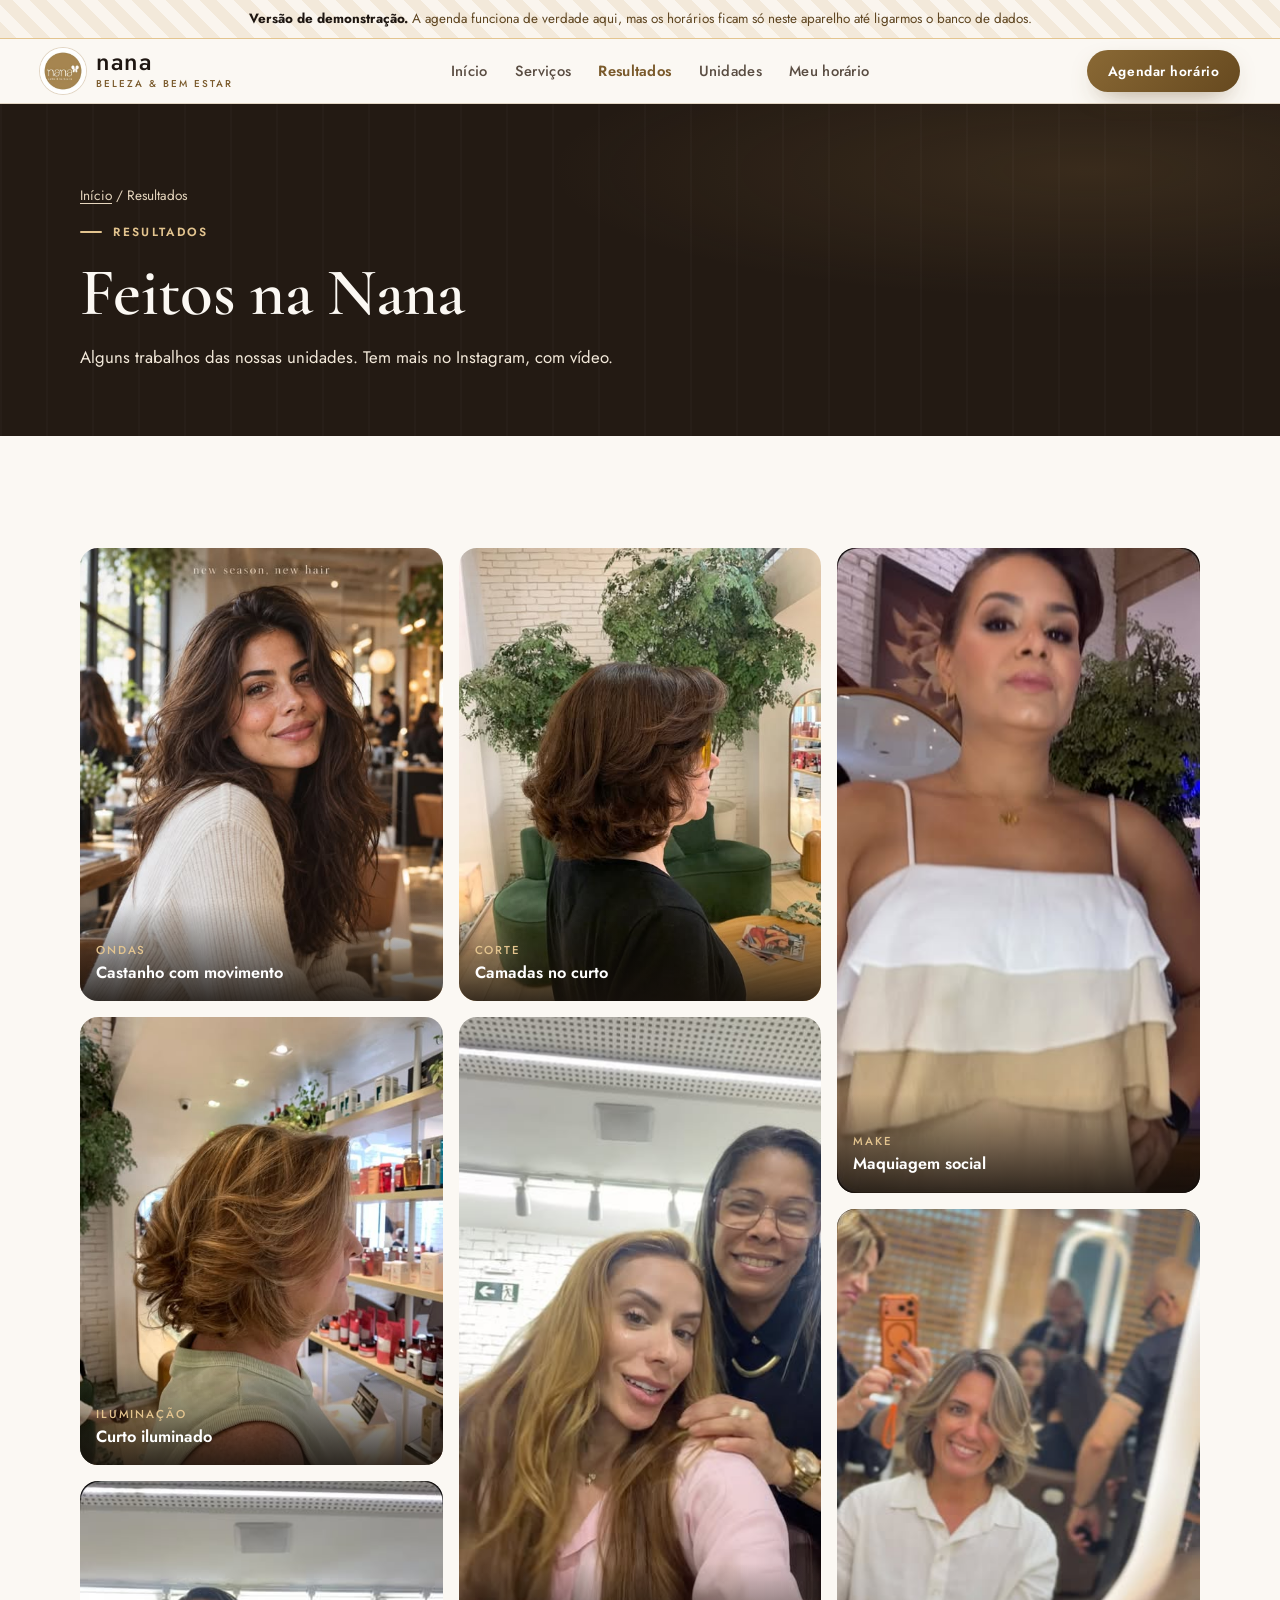
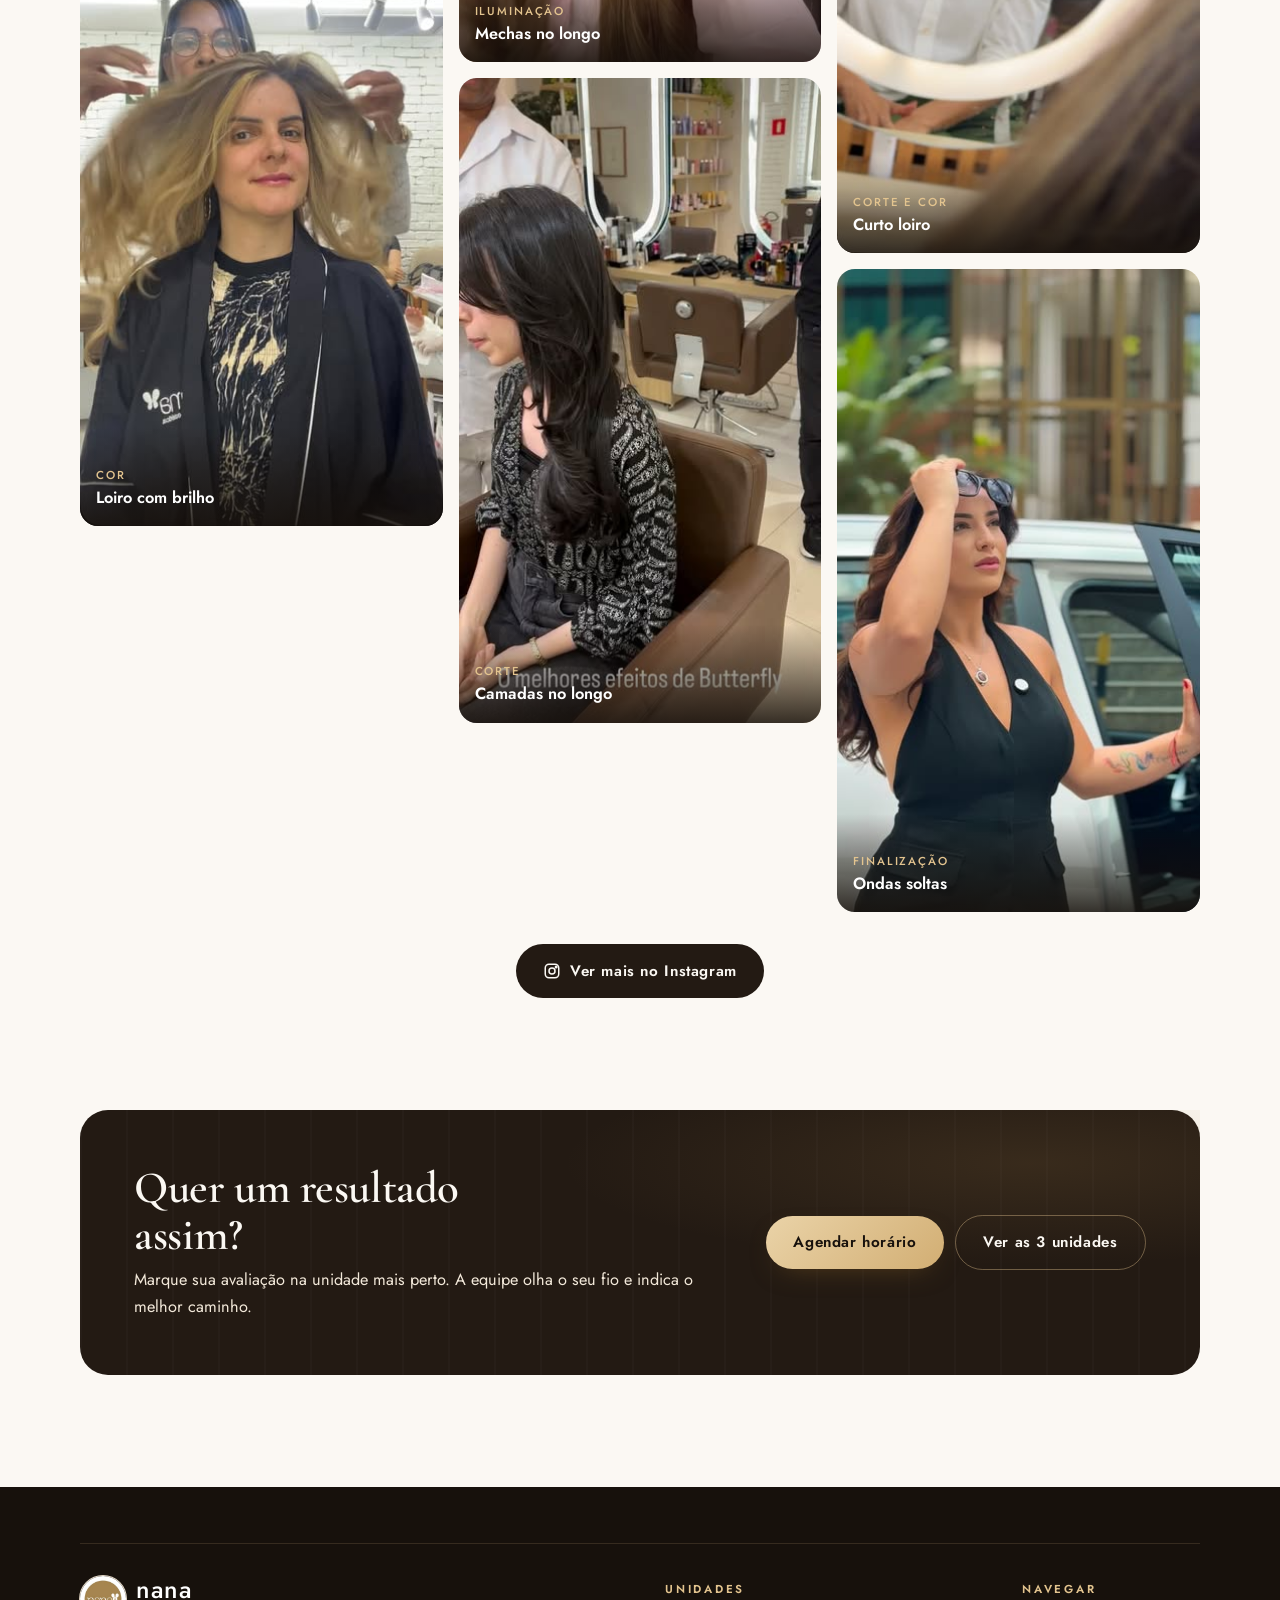
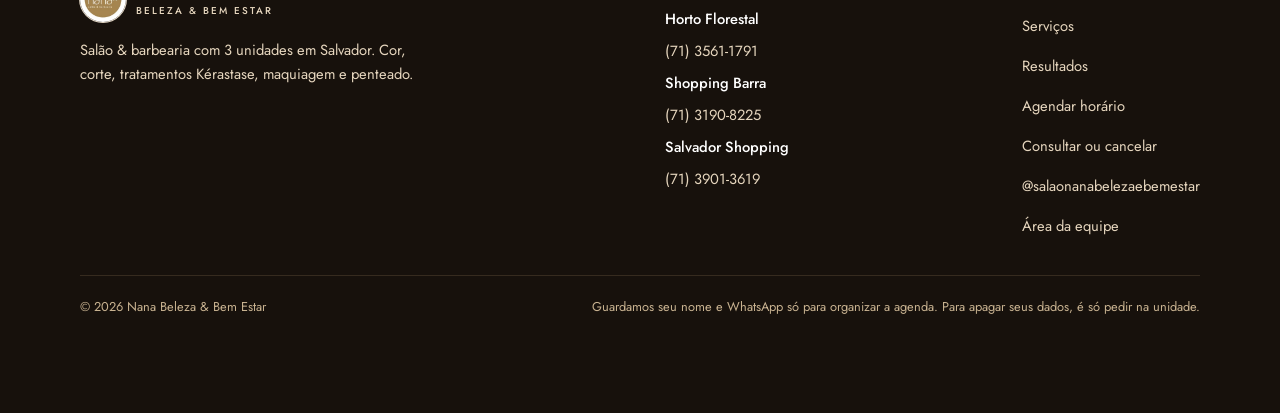
<file: resultados.html>
<!DOCTYPE html>
<html lang="pt-BR">
<head>
<meta charset="UTF-8">
<meta name="viewport" content="width=device-width, initial-scale=1.0">
<title>Resultados · Nana Beleza & Bem Estar</title>
<meta name="description" content="Trabalhos da Nana Beleza & Bem Estar: iluminação, cortes em camadas, cor e maquiagem em Salvador.">
<meta name="theme-color" content="#231A13">
<link rel="icon" href="fotos/perfil.jpg" type="image/jpeg">
<meta property="og:type" content="website">
<meta property="og:title" content="Resultados · Nana Beleza & Bem Estar">
<meta property="og:description" content="Trabalhos da Nana Beleza & Bem Estar: iluminação, cortes em camadas, cor e maquiagem em Salvador.">
<meta property="og:image" content="fotos/post-6.jpg">
<meta property="og:locale" content="pt_BR">
<link rel="preconnect" href="https://fonts.googleapis.com">
<link rel="preconnect" href="https://fonts.gstatic.com" crossorigin>
<link href="https://fonts.googleapis.com/css2?family=Cormorant+Garamond:ital,wght@0,500;0,600;0,700;1,500;1,600&family=Jost:wght@400;500;600;700&display=swap" rel="stylesheet">
<link rel="stylesheet" href="assets/estilo.css?v=20261026165519">
<script type="application/ld+json">
{"@context":"https://schema.org","@type":"HairSalon","name":"Nana Beleza & Bem Estar",
 "sameAs":["https://www.instagram.com/salaonanabelezaebemestar/"],
 "department":[
  {"@type":"HairSalon","name":"Nana Beleza & Bem Estar · Horto Florestal","telephone":"+55 71 3561-1791","address":{"@type":"PostalAddress","addressLocality":"Salvador","addressRegion":"BA","addressCountry":"BR"}},
  {"@type":"HairSalon","name":"Nana Beleza & Bem Estar · Shopping Barra","telephone":"+55 71 3190-8225","address":{"@type":"PostalAddress","addressLocality":"Salvador","addressRegion":"BA","addressCountry":"BR"}},
  {"@type":"HairSalon","name":"Nana Beleza & Bem Estar · Salvador Shopping","telephone":"+55 71 3901-3619","address":{"@type":"PostalAddress","addressLocality":"Salvador","addressRegion":"BA","addressCountry":"BR"}}]}
</script>
</head>
<body>

<div id="faixa-demo" class="faixa-demo" hidden>
  <b>Versão de demonstração.</b> A agenda funciona de verdade aqui, mas os horários ficam só neste aparelho até ligarmos o banco de dados.
</div>

<header class="topo">
  <div class="wrap topo-in">
    <a class="marca" href="index.html" aria-label="Nana Beleza &amp; Bem Estar, início">
      <img class="marca-logo" src="fotos/perfil.jpg" alt="" width="46" height="46">
      <span><b>nana</b><small>Beleza &amp; Bem Estar</small></span>
    </a>
    <nav class="menu" aria-label="Principal">
      <a href="index.html">Início</a>
      <a href="servicos.html">Serviços</a>
      <a href="resultados.html" aria-current="page">Resultados</a>
      <a href="unidades.html">Unidades</a>
      <a href="agendar.html#meu-horario">Meu horário</a>
    </nav>
    <a class="btn btn-prata" href="agendar.html">Agendar horário</a>
    <button class="btn-menu" id="btn-menu" type="button" aria-label="Abrir menu" aria-expanded="false" aria-controls="gaveta">
      <svg width="22" height="22" viewBox="0 0 24 24" fill="none" stroke="currentColor" stroke-width="2" stroke-linecap="round"><path d="M4 7h16M4 12h16M4 17h16"/></svg>
    </button>
  </div>
</header>

<div class="gaveta" id="gaveta">
  <nav class="gaveta-in" aria-label="Menu">
    <button class="gaveta-fechar" type="button" aria-label="Fechar menu">×</button>
    <a class="link" href="index.html">Início</a>
    <a class="link" href="servicos.html">Serviços</a>
    <a class="link" href="resultados.html" aria-current="page">Resultados</a>
    <a class="link" href="unidades.html">Unidades</a>
    <a class="link" href="agendar.html#meu-horario">Meu horário</a>
    <a class="btn btn-prata" href="agendar.html">Agendar horário</a>
    <a class="btn btn-linha" href="https://www.instagram.com/salaonanabelezaebemestar/" target="_blank" rel="noopener"><svg width="18" height="18" viewBox="0 0 24 24" fill="none" stroke="currentColor" stroke-width="2"><rect x="3" y="3" width="18" height="18" rx="5"/><circle cx="12" cy="12" r="4"/><circle cx="17.5" cy="6.5" r="1" fill="currentColor"/></svg> @salaonanabelezaebemestar</a>
  </nav>
</div>

<section class="pagina-topo escuro">
  <div class="wrap">
    <p class="migalha"><a href="index.html">Início</a> / Resultados</p>
    <p class="olho">Resultados</p>
    <h1>Feitos na Nana</h1>
    <p class="sub">Alguns trabalhos das nossas unidades. Tem mais no Instagram, com vídeo.</p>
  </div>
</section>

<section class="secao">
  <div class="wrap">
    <div class="galeria">
      <figure class="revela"><img src="fotos/post-6.jpg" loading="lazy" alt="Cabelo longo castanho e ondulado."><figcaption><small>Ondas</small>Castanho com movimento</figcaption></figure>
      <figure class="revela"><img src="fotos/post-3.jpg" loading="lazy" alt="Cabelo curto com iluminação dourada."><figcaption><small>Iluminação</small>Curto iluminado</figcaption></figure>
      <figure class="revela"><img src="fotos/post-9.jpg" loading="lazy" alt="Cabelo loiro longo com ondas."><figcaption><small>Cor</small>Loiro com brilho</figcaption></figure>
      <figure class="revela"><img src="fotos/post-2.jpg" loading="lazy" alt="Corte curto em camadas, castanho."><figcaption><small>Corte</small>Camadas no curto</figcaption></figure>
      <figure class="revela"><img src="fotos/post-7.jpg" loading="lazy" alt="Cabelo longo com mechas, ao lado da profissional."><figcaption><small>Iluminação</small>Mechas no longo</figcaption></figure>
      <figure class="revela"><img src="fotos/post-4.jpg" loading="lazy" alt="Cabelo longo escuro com corte em camadas."><figcaption><small>Corte</small>Camadas no longo</figcaption></figure>
      <figure class="revela"><img src="fotos/post-5.jpg" loading="lazy" alt="Cliente com maquiagem social."><figcaption><small>Make</small>Maquiagem social</figcaption></figure>
      <figure class="revela"><img src="fotos/post-8.jpg" loading="lazy" alt="Cliente com corte curto loiro, pelo espelho."><figcaption><small>Corte e cor</small>Curto loiro</figcaption></figure>
      <figure class="revela"><img src="fotos/post-1.jpg" loading="lazy" alt="Cliente com cabelo escuro ondulado e solto."><figcaption><small>Finalização</small>Ondas soltas</figcaption></figure>
    </div>
    <div class="acoes" style="justify-content:center;margin-top:2rem">
      <a class="btn btn-escuro" href="https://www.instagram.com/salaonanabelezaebemestar/" target="_blank" rel="noopener"><svg width="18" height="18" viewBox="0 0 24 24" fill="none" stroke="currentColor" stroke-width="2"><rect x="3" y="3" width="18" height="18" rx="5"/><circle cx="12" cy="12" r="4"/><circle cx="17.5" cy="6.5" r="1" fill="currentColor"/></svg> Ver mais no Instagram</a>
    </div>
  </div>
</section>

<section class="secao" style="padding-top:0">
  <div class="wrap">
    <div class="chamada escuro">
      <div>
        <h2>Quer um resultado assim?</h2>
        <p>Marque sua avaliação na unidade mais perto. A equipe olha o seu fio e indica o melhor caminho.</p>
      </div>
      <div class="acoes" style="margin:0">
        <a class="btn btn-prata" href="agendar.html">Agendar horário</a>
        <a class="btn btn-linha" href="unidades.html">Ver as 3 unidades</a>
      </div>
    </div>
  </div>
</section>

<footer class="rodape">
  <div class="wrap">
    <div class="rodape-in">
      <div style="max-width:22rem">
        <a class="marca marca-clara" href="index.html"><img class="marca-logo" src="fotos/perfil.jpg" alt="" width="46" height="46"><span><b>nana</b><small>Beleza &amp; Bem Estar</small></span></a>
        <p style="margin-top:1rem">Salão &amp; barbearia com 3 unidades em Salvador. Cor, corte, tratamentos Kérastase, maquiagem e penteado.</p>
      </div>
      <div>
        <b class="rodape-titulo">Unidades</b>
        <ul class="rodape-links rodape-unidades">
          <li><b>Horto Florestal</b><a href="tel:+557135611791">(71) 3561-1791</a></li>
          <li><b>Shopping Barra</b><a href="tel:+557131908225">(71) 3190-8225</a></li>
          <li><b>Salvador Shopping</b><a href="tel:+557139013619">(71) 3901-3619</a></li>
        </ul>
      </div>
      <div>
        <b class="rodape-titulo">Navegar</b>
        <ul class="rodape-links">
          <li><a href="servicos.html">Serviços</a></li>
          <li><a href="resultados.html">Resultados</a></li>
          <li><a href="agendar.html">Agendar horário</a></li>
          <li><a href="agendar.html#meu-horario">Consultar ou cancelar</a></li>
          <li><a href="https://www.instagram.com/salaonanabelezaebemestar/" target="_blank" rel="noopener">@salaonanabelezaebemestar</a></li>
          <li><a href="admin.html">Área da equipe</a></li>
        </ul>
      </div>
    </div>
    <div class="creditos">
      <span>© <span id="ano"></span> Nana Beleza &amp; Bem Estar</span>
      <span>Guardamos seu nome e WhatsApp só para organizar a agenda. Para apagar seus dados, é só pedir na unidade.</span>
    </div>
  </div>
</footer>

<a class="flutua" href="agendar.html"><svg width="18" height="18" viewBox="0 0 24 24" fill="none" stroke="currentColor" stroke-width="2"><rect x="3" y="5" width="18" height="16" rx="2"/><path d="M8 3v4M16 3v4M3 11h18"/></svg> Agendar</a>

<script src="assets/config.js?v=20261026165519"></script>
<script src="assets/agenda.js?v=20261026165519"></script>
<script src="assets/site.js?v=20261026165519"></script>
</body>
</html>
</file>
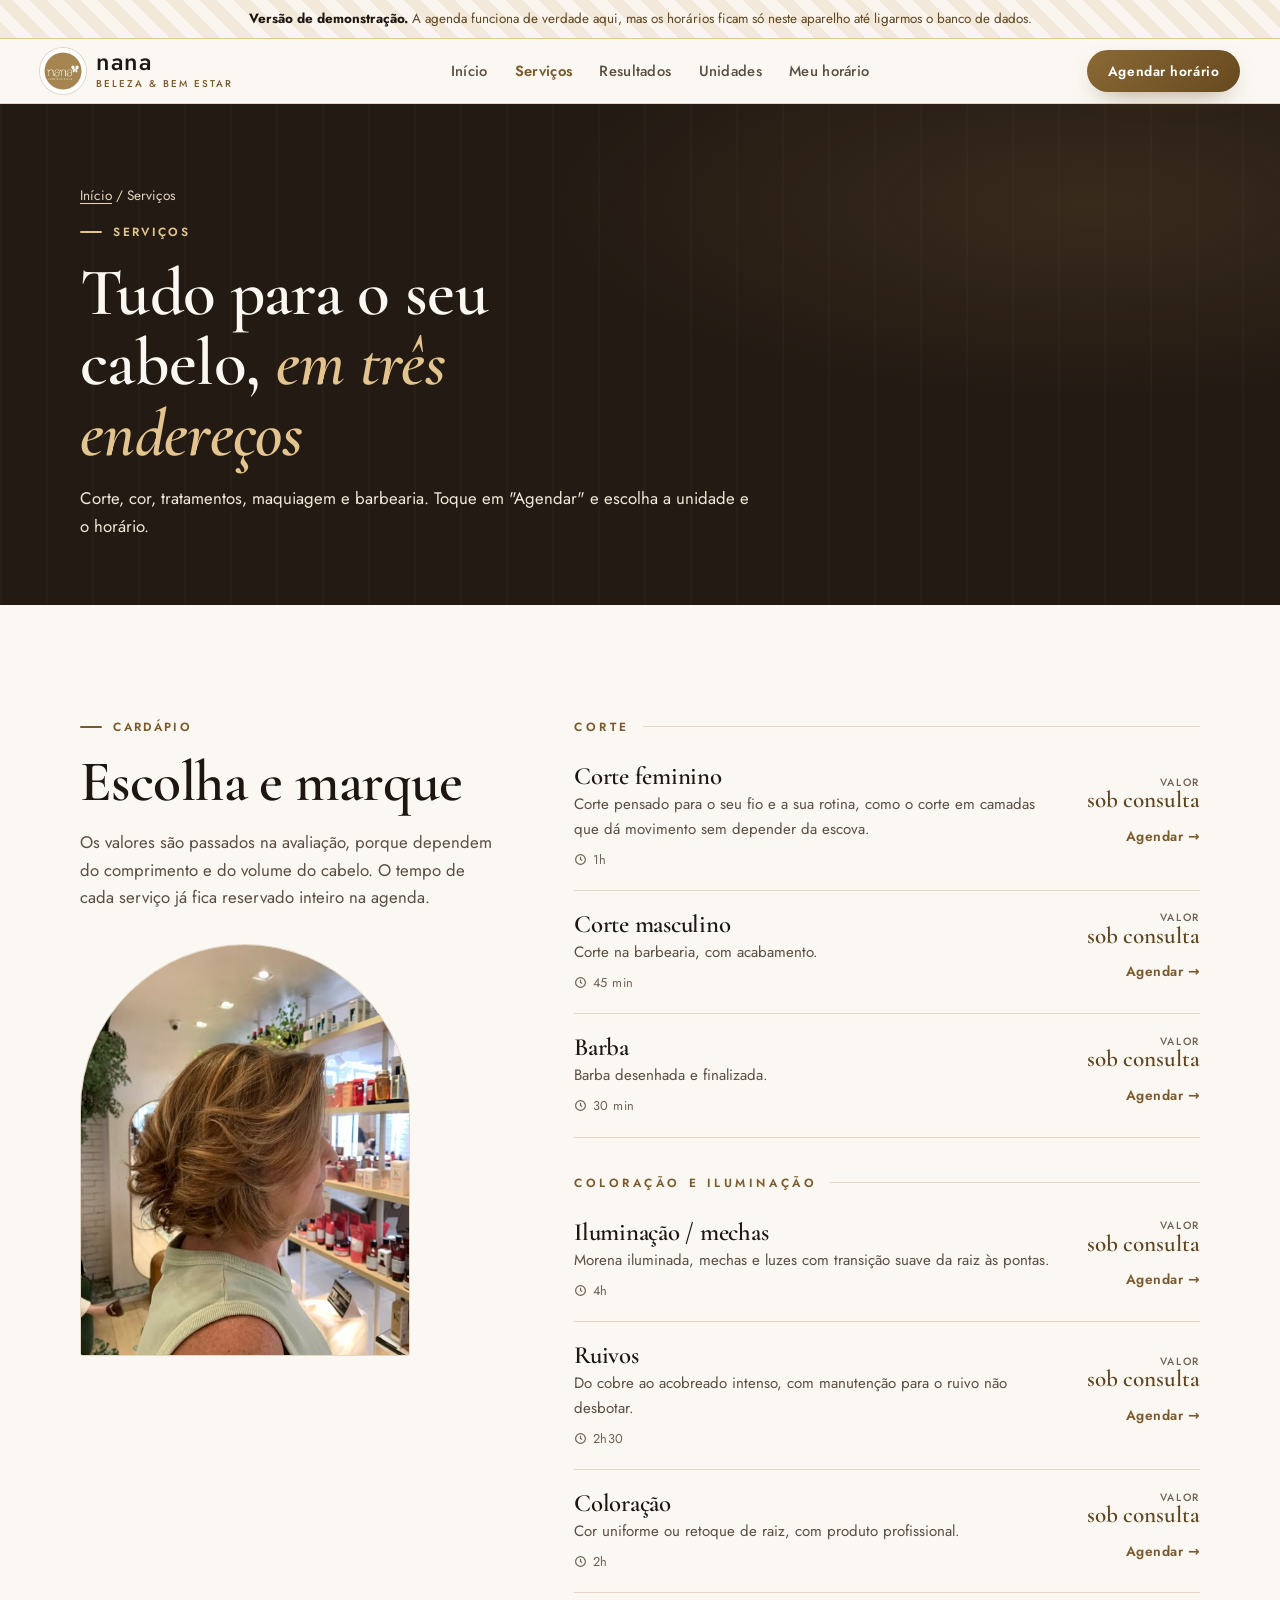
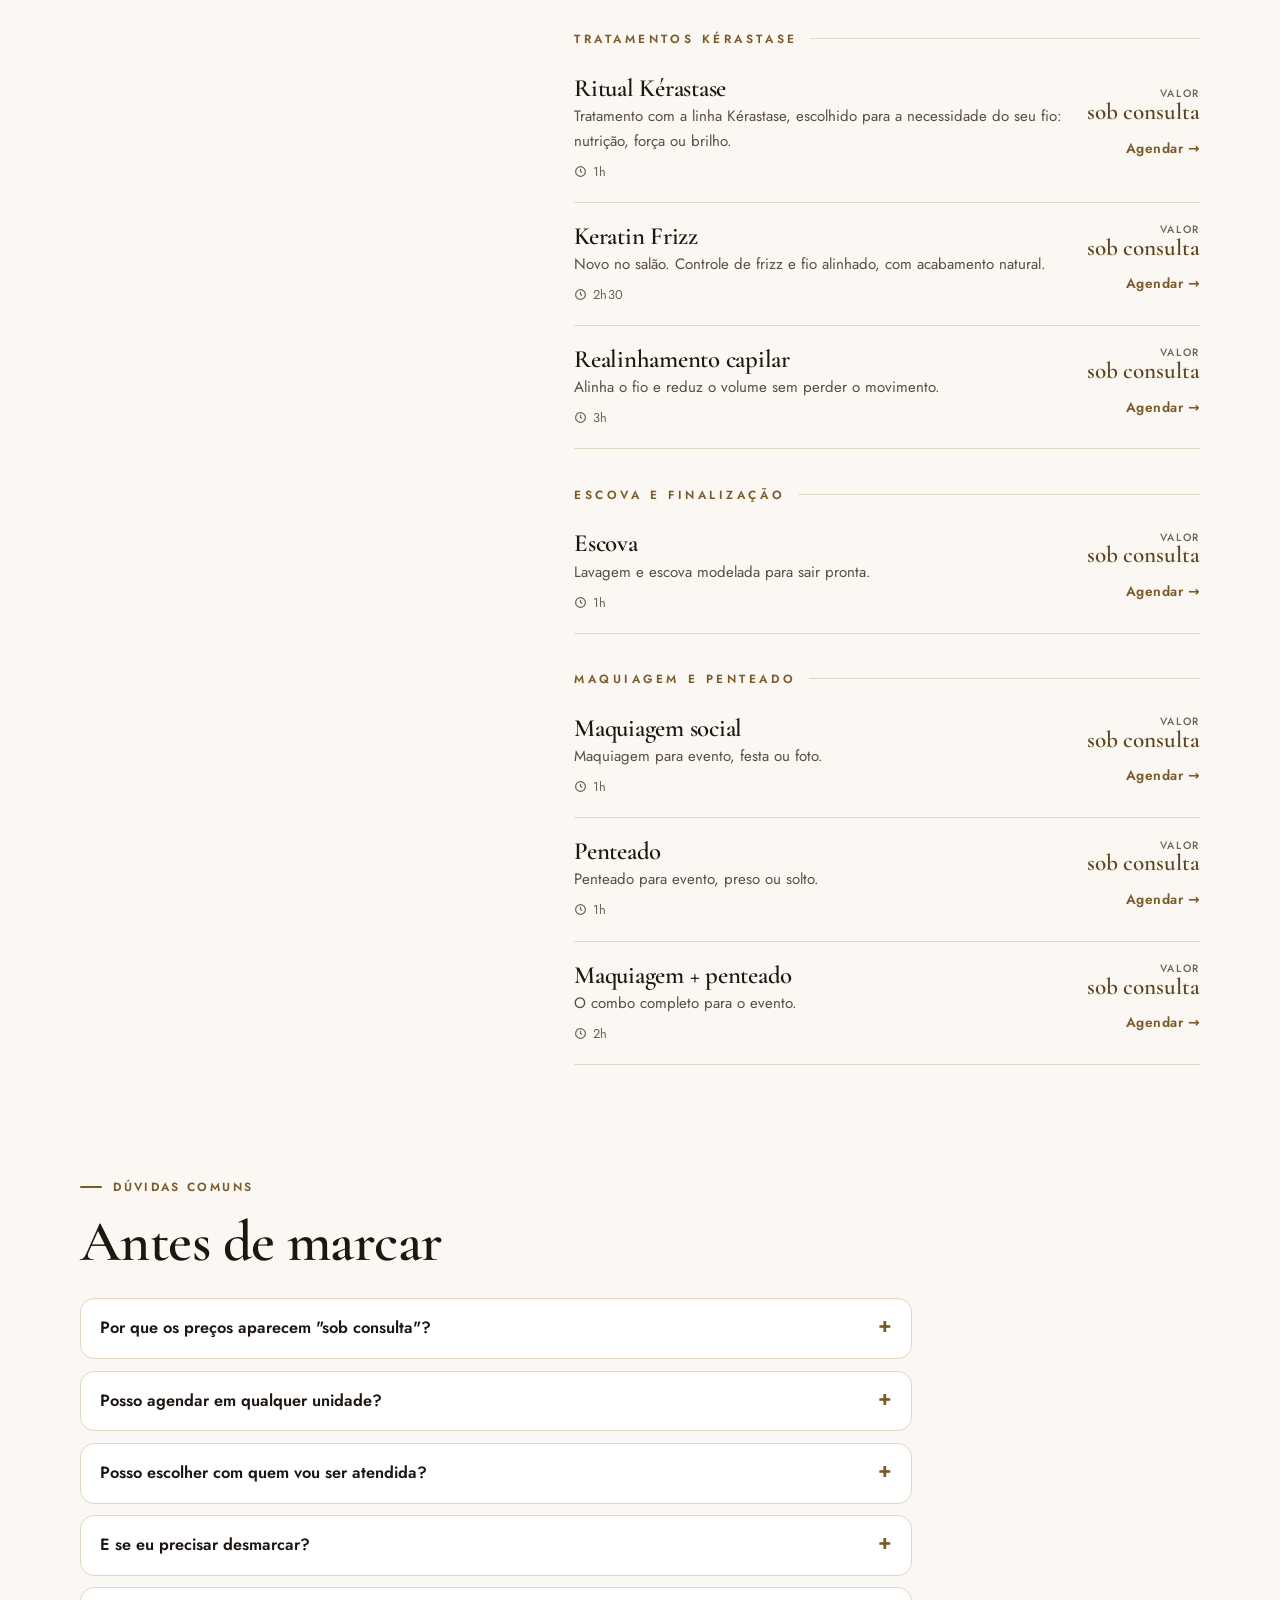
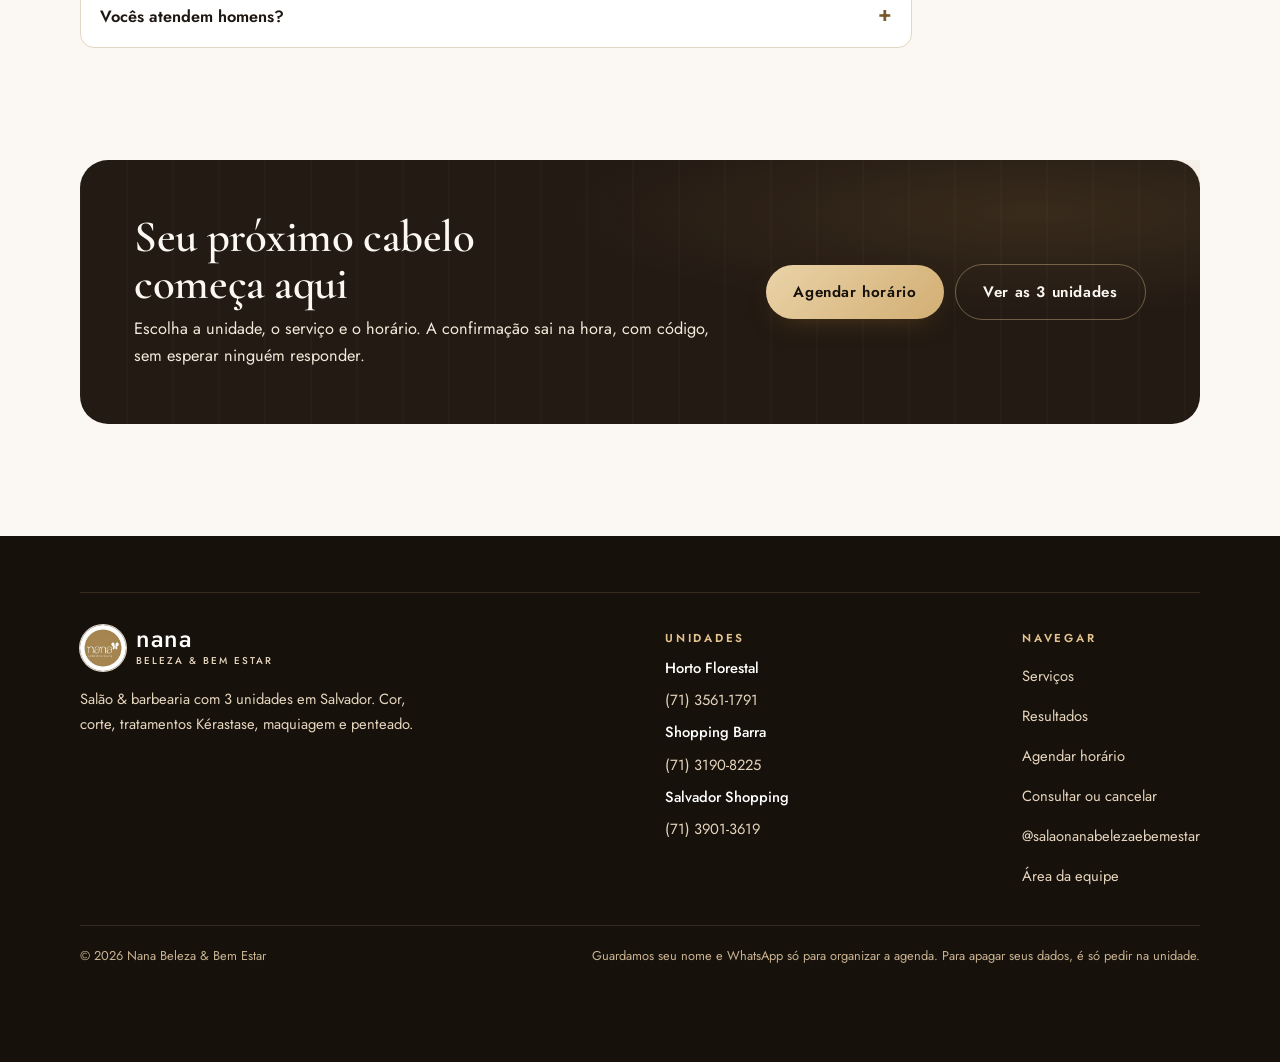
<file: servicos.html>
<!DOCTYPE html>
<html lang="pt-BR">
<head>
<meta charset="UTF-8">
<meta name="viewport" content="width=device-width, initial-scale=1.0">
<title>Serviços · Nana Beleza & Bem Estar</title>
<meta name="description" content="Corte, iluminação, ruivos, coloração, tratamentos Kérastase, Keratin Frizz, realinhamento, escova, maquiagem, penteado e barbearia em Salvador.">
<meta name="theme-color" content="#231A13">
<link rel="icon" href="fotos/perfil.jpg" type="image/jpeg">
<meta property="og:type" content="website">
<meta property="og:title" content="Serviços · Nana Beleza & Bem Estar">
<meta property="og:description" content="Corte, iluminação, ruivos, coloração, tratamentos Kérastase, Keratin Frizz, realinhamento, escova, maquiagem, penteado e barbearia em Salvador.">
<meta property="og:image" content="fotos/post-6.jpg">
<meta property="og:locale" content="pt_BR">
<link rel="preconnect" href="https://fonts.googleapis.com">
<link rel="preconnect" href="https://fonts.gstatic.com" crossorigin>
<link href="https://fonts.googleapis.com/css2?family=Cormorant+Garamond:ital,wght@0,500;0,600;0,700;1,500;1,600&family=Jost:wght@400;500;600;700&display=swap" rel="stylesheet">
<link rel="stylesheet" href="assets/estilo.css?v=20261026165519">
<script type="application/ld+json">
{"@context":"https://schema.org","@type":"HairSalon","name":"Nana Beleza & Bem Estar",
 "sameAs":["https://www.instagram.com/salaonanabelezaebemestar/"],
 "department":[
  {"@type":"HairSalon","name":"Nana Beleza & Bem Estar · Horto Florestal","telephone":"+55 71 3561-1791","address":{"@type":"PostalAddress","addressLocality":"Salvador","addressRegion":"BA","addressCountry":"BR"}},
  {"@type":"HairSalon","name":"Nana Beleza & Bem Estar · Shopping Barra","telephone":"+55 71 3190-8225","address":{"@type":"PostalAddress","addressLocality":"Salvador","addressRegion":"BA","addressCountry":"BR"}},
  {"@type":"HairSalon","name":"Nana Beleza & Bem Estar · Salvador Shopping","telephone":"+55 71 3901-3619","address":{"@type":"PostalAddress","addressLocality":"Salvador","addressRegion":"BA","addressCountry":"BR"}}]}
</script>
</head>
<body>

<div id="faixa-demo" class="faixa-demo" hidden>
  <b>Versão de demonstração.</b> A agenda funciona de verdade aqui, mas os horários ficam só neste aparelho até ligarmos o banco de dados.
</div>

<header class="topo">
  <div class="wrap topo-in">
    <a class="marca" href="index.html" aria-label="Nana Beleza &amp; Bem Estar, início">
      <img class="marca-logo" src="fotos/perfil.jpg" alt="" width="46" height="46">
      <span><b>nana</b><small>Beleza &amp; Bem Estar</small></span>
    </a>
    <nav class="menu" aria-label="Principal">
      <a href="index.html">Início</a>
      <a href="servicos.html" aria-current="page">Serviços</a>
      <a href="resultados.html">Resultados</a>
      <a href="unidades.html">Unidades</a>
      <a href="agendar.html#meu-horario">Meu horário</a>
    </nav>
    <a class="btn btn-prata" href="agendar.html">Agendar horário</a>
    <button class="btn-menu" id="btn-menu" type="button" aria-label="Abrir menu" aria-expanded="false" aria-controls="gaveta">
      <svg width="22" height="22" viewBox="0 0 24 24" fill="none" stroke="currentColor" stroke-width="2" stroke-linecap="round"><path d="M4 7h16M4 12h16M4 17h16"/></svg>
    </button>
  </div>
</header>

<div class="gaveta" id="gaveta">
  <nav class="gaveta-in" aria-label="Menu">
    <button class="gaveta-fechar" type="button" aria-label="Fechar menu">×</button>
    <a class="link" href="index.html">Início</a>
    <a class="link" href="servicos.html" aria-current="page">Serviços</a>
    <a class="link" href="resultados.html">Resultados</a>
    <a class="link" href="unidades.html">Unidades</a>
    <a class="link" href="agendar.html#meu-horario">Meu horário</a>
    <a class="btn btn-prata" href="agendar.html">Agendar horário</a>
    <a class="btn btn-linha" href="https://www.instagram.com/salaonanabelezaebemestar/" target="_blank" rel="noopener"><svg width="18" height="18" viewBox="0 0 24 24" fill="none" stroke="currentColor" stroke-width="2"><rect x="3" y="3" width="18" height="18" rx="5"/><circle cx="12" cy="12" r="4"/><circle cx="17.5" cy="6.5" r="1" fill="currentColor"/></svg> @salaonanabelezaebemestar</a>
  </nav>
</div>

<section class="pagina-topo escuro">
  <div class="wrap">
    <p class="migalha"><a href="index.html">Início</a> / Serviços</p>
    <p class="olho">Serviços</p>
    <h1>Tudo para o seu cabelo, <em>em três endereços</em></h1>
    <p class="sub">Corte, cor, tratamentos, maquiagem e barbearia. Toque em "Agendar" e escolha a unidade e o horário.</p>
  </div>
</section>

<section class="secao">
  <div class="wrap serv-in">
    <div class="serv-lado">
      <p class="olho">Cardápio</p>
      <h2>Escolha e marque</h2>
      <p class="sub">Os valores são passados na avaliação, porque dependem do comprimento e do volume do cabelo. O tempo de cada serviço já fica reservado inteiro na agenda.</p>
      <div class="foto"><img src="fotos/post-3.jpg" loading="lazy" alt="Cabelo curto iluminado, no salão." width="518" height="640"></div>
    </div>
    <div id="cardapio"><div class="carregando">Carregando os serviços…</div></div>
  </div>
</section>

<section class="secao" style="padding-top:0">
  <div class="wrap">
    <p class="olho">Dúvidas comuns</p>
    <h2 style="margin-bottom:1.6rem">Antes de marcar</h2>
    <div class="faq">
      <details><summary>Por que os preços aparecem "sob consulta"?</summary><p>Cor, iluminação e tratamentos dependem do comprimento, do volume e do histórico do fio. O valor certo é passado na avaliação, antes de começar.</p></details>
      <details><summary>Posso agendar em qualquer unidade?</summary><p>Pode. Cada unidade tem a própria agenda e a própria equipe. Você escolhe a unidade no primeiro passo e vê só os horários de lá.</p></details>
      <details><summary>Posso escolher com quem vou ser atendida?</summary><p>Sim. Depois do serviço, você escolhe o profissional ou deixa "qualquer profissional" para pegar o primeiro horário livre.</p></details>
      <details><summary>E se eu precisar desmarcar?</summary><p>Pelo site você cancela sozinha até 2 horas antes, com o código que recebeu. Depois disso, ligue para a unidade.</p></details>
      <details><summary>Vocês atendem homens?</summary><p>Sim. A Nana é salão e barbearia: corte masculino e barba entram no mesmo agendamento.</p></details>
    </div>
  </div>
</section>

<section class="secao" style="padding-top:0">
  <div class="wrap">
    <div class="chamada escuro">
      <div>
        <h2>Seu próximo cabelo começa aqui</h2>
        <p>Escolha a unidade, o serviço e o horário. A confirmação sai na hora, com código, sem esperar ninguém responder.</p>
      </div>
      <div class="acoes" style="margin:0">
        <a class="btn btn-prata" href="agendar.html">Agendar horário</a>
        <a class="btn btn-linha" href="unidades.html">Ver as 3 unidades</a>
      </div>
    </div>
  </div>
</section>

<footer class="rodape">
  <div class="wrap">
    <div class="rodape-in">
      <div style="max-width:22rem">
        <a class="marca marca-clara" href="index.html"><img class="marca-logo" src="fotos/perfil.jpg" alt="" width="46" height="46"><span><b>nana</b><small>Beleza &amp; Bem Estar</small></span></a>
        <p style="margin-top:1rem">Salão &amp; barbearia com 3 unidades em Salvador. Cor, corte, tratamentos Kérastase, maquiagem e penteado.</p>
      </div>
      <div>
        <b class="rodape-titulo">Unidades</b>
        <ul class="rodape-links rodape-unidades">
          <li><b>Horto Florestal</b><a href="tel:+557135611791">(71) 3561-1791</a></li>
          <li><b>Shopping Barra</b><a href="tel:+557131908225">(71) 3190-8225</a></li>
          <li><b>Salvador Shopping</b><a href="tel:+557139013619">(71) 3901-3619</a></li>
        </ul>
      </div>
      <div>
        <b class="rodape-titulo">Navegar</b>
        <ul class="rodape-links">
          <li><a href="servicos.html">Serviços</a></li>
          <li><a href="resultados.html">Resultados</a></li>
          <li><a href="agendar.html">Agendar horário</a></li>
          <li><a href="agendar.html#meu-horario">Consultar ou cancelar</a></li>
          <li><a href="https://www.instagram.com/salaonanabelezaebemestar/" target="_blank" rel="noopener">@salaonanabelezaebemestar</a></li>
          <li><a href="admin.html">Área da equipe</a></li>
        </ul>
      </div>
    </div>
    <div class="creditos">
      <span>© <span id="ano"></span> Nana Beleza &amp; Bem Estar</span>
      <span>Guardamos seu nome e WhatsApp só para organizar a agenda. Para apagar seus dados, é só pedir na unidade.</span>
    </div>
  </div>
</footer>

<a class="flutua" href="agendar.html"><svg width="18" height="18" viewBox="0 0 24 24" fill="none" stroke="currentColor" stroke-width="2"><rect x="3" y="5" width="18" height="16" rx="2"/><path d="M8 3v4M16 3v4M3 11h18"/></svg> Agendar</a>

<script src="assets/config.js?v=20261026165519"></script>
<script src="assets/agenda.js?v=20261026165519"></script>
<script src="assets/site.js?v=20261026165519"></script>
</body>
</html>
</file>
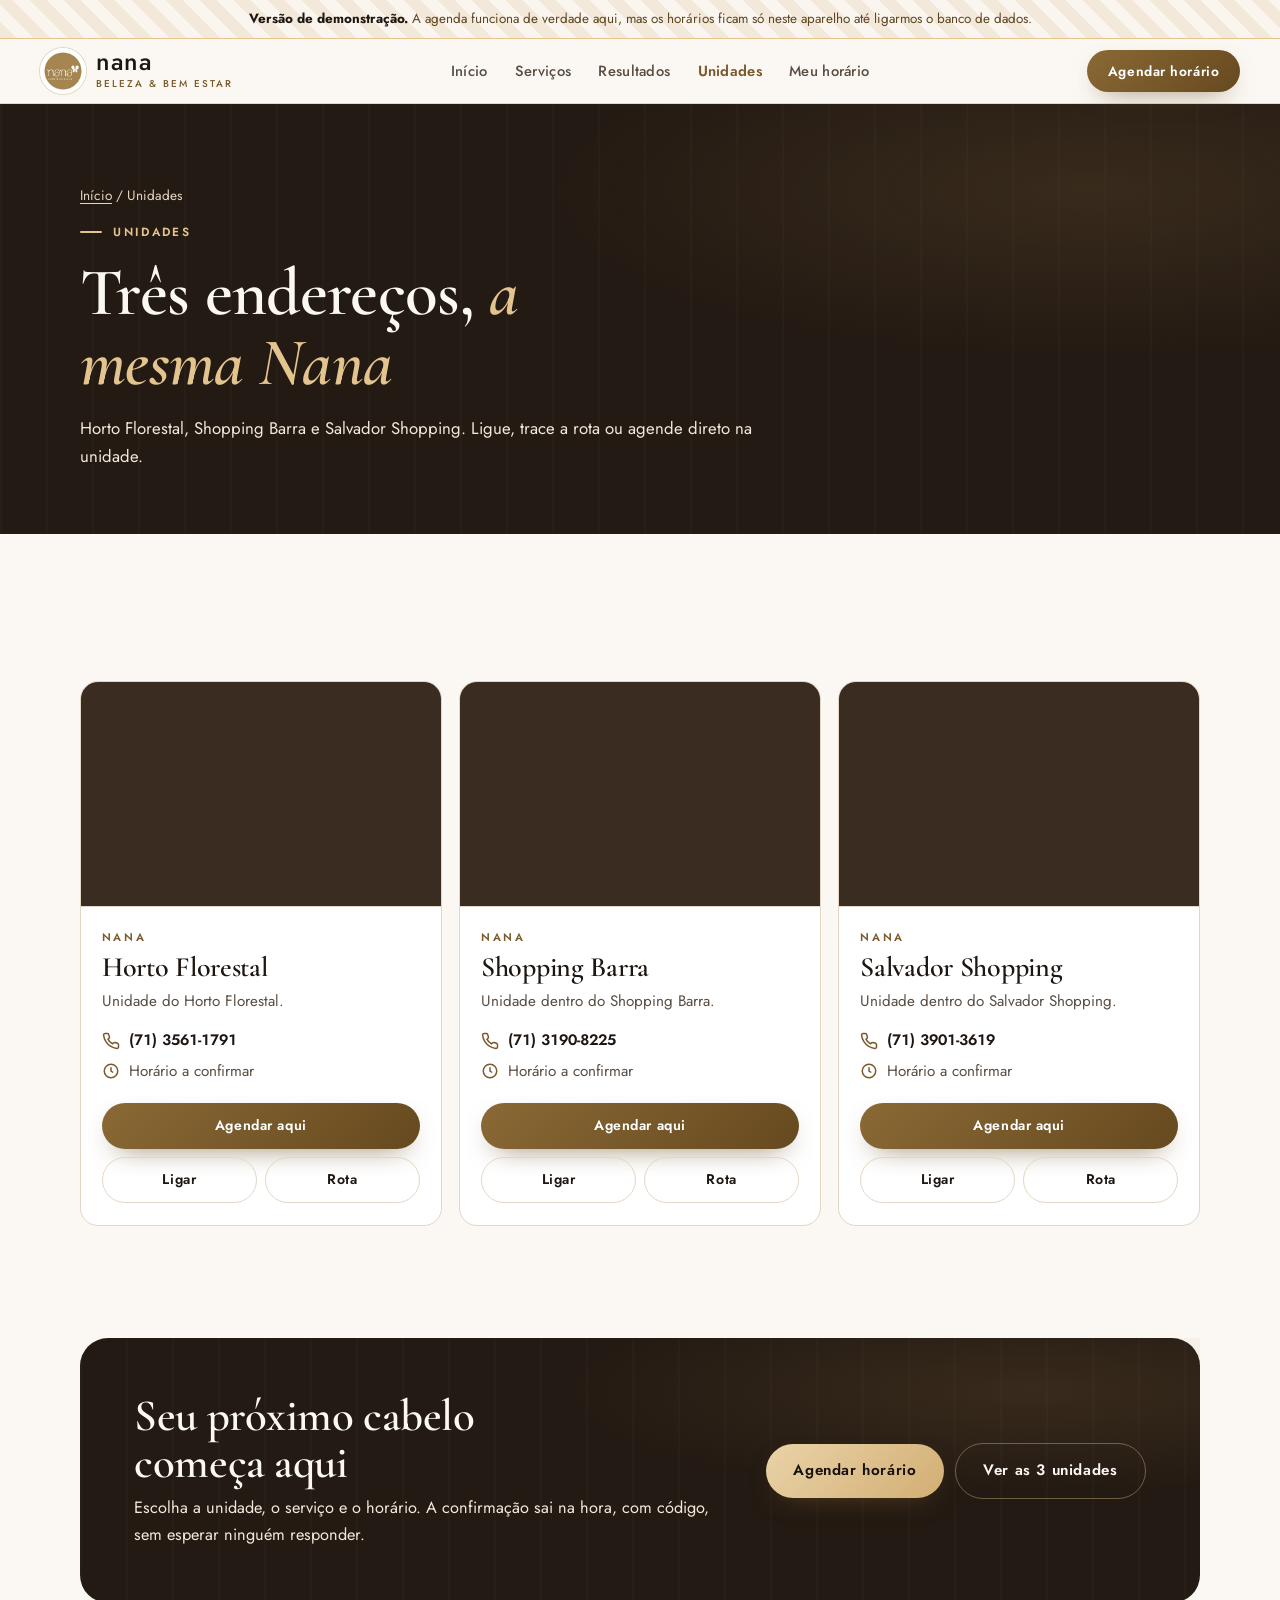
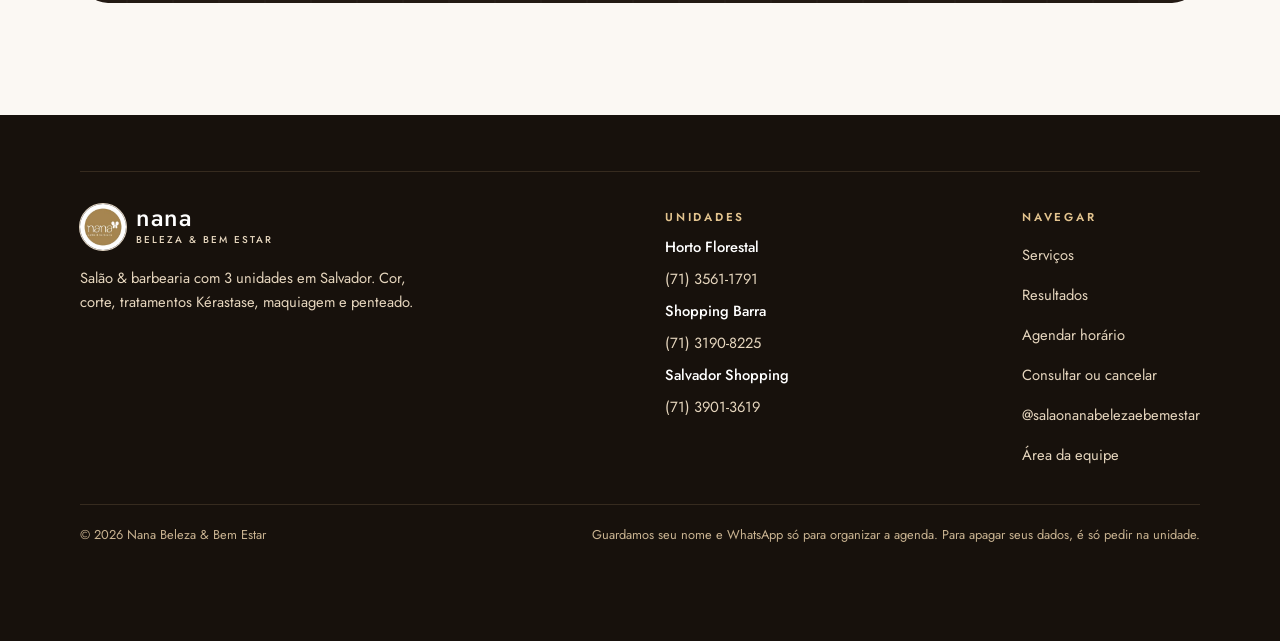
<file: unidades.html>
<!DOCTYPE html>
<html lang="pt-BR">
<head>
<meta charset="UTF-8">
<meta name="viewport" content="width=device-width, initial-scale=1.0">
<title>Unidades · Nana Beleza & Bem Estar</title>
<meta name="description" content="Nana no Horto Florestal, no Shopping Barra e no Salvador Shopping: telefones, rota e agendamento.">
<meta name="theme-color" content="#231A13">
<link rel="icon" href="fotos/perfil.jpg" type="image/jpeg">
<meta property="og:type" content="website">
<meta property="og:title" content="Unidades · Nana Beleza & Bem Estar">
<meta property="og:description" content="Nana no Horto Florestal, no Shopping Barra e no Salvador Shopping: telefones, rota e agendamento.">
<meta property="og:image" content="fotos/post-6.jpg">
<meta property="og:locale" content="pt_BR">
<link rel="preconnect" href="https://fonts.googleapis.com">
<link rel="preconnect" href="https://fonts.gstatic.com" crossorigin>
<link href="https://fonts.googleapis.com/css2?family=Cormorant+Garamond:ital,wght@0,500;0,600;0,700;1,500;1,600&family=Jost:wght@400;500;600;700&display=swap" rel="stylesheet">
<link rel="stylesheet" href="assets/estilo.css?v=20261026165519">
<script type="application/ld+json">
{"@context":"https://schema.org","@type":"HairSalon","name":"Nana Beleza & Bem Estar",
 "sameAs":["https://www.instagram.com/salaonanabelezaebemestar/"],
 "department":[
  {"@type":"HairSalon","name":"Nana Beleza & Bem Estar · Horto Florestal","telephone":"+55 71 3561-1791","address":{"@type":"PostalAddress","addressLocality":"Salvador","addressRegion":"BA","addressCountry":"BR"}},
  {"@type":"HairSalon","name":"Nana Beleza & Bem Estar · Shopping Barra","telephone":"+55 71 3190-8225","address":{"@type":"PostalAddress","addressLocality":"Salvador","addressRegion":"BA","addressCountry":"BR"}},
  {"@type":"HairSalon","name":"Nana Beleza & Bem Estar · Salvador Shopping","telephone":"+55 71 3901-3619","address":{"@type":"PostalAddress","addressLocality":"Salvador","addressRegion":"BA","addressCountry":"BR"}}]}
</script>
</head>
<body>

<div id="faixa-demo" class="faixa-demo" hidden>
  <b>Versão de demonstração.</b> A agenda funciona de verdade aqui, mas os horários ficam só neste aparelho até ligarmos o banco de dados.
</div>

<header class="topo">
  <div class="wrap topo-in">
    <a class="marca" href="index.html" aria-label="Nana Beleza &amp; Bem Estar, início">
      <img class="marca-logo" src="fotos/perfil.jpg" alt="" width="46" height="46">
      <span><b>nana</b><small>Beleza &amp; Bem Estar</small></span>
    </a>
    <nav class="menu" aria-label="Principal">
      <a href="index.html">Início</a>
      <a href="servicos.html">Serviços</a>
      <a href="resultados.html">Resultados</a>
      <a href="unidades.html" aria-current="page">Unidades</a>
      <a href="agendar.html#meu-horario">Meu horário</a>
    </nav>
    <a class="btn btn-prata" href="agendar.html">Agendar horário</a>
    <button class="btn-menu" id="btn-menu" type="button" aria-label="Abrir menu" aria-expanded="false" aria-controls="gaveta">
      <svg width="22" height="22" viewBox="0 0 24 24" fill="none" stroke="currentColor" stroke-width="2" stroke-linecap="round"><path d="M4 7h16M4 12h16M4 17h16"/></svg>
    </button>
  </div>
</header>

<div class="gaveta" id="gaveta">
  <nav class="gaveta-in" aria-label="Menu">
    <button class="gaveta-fechar" type="button" aria-label="Fechar menu">×</button>
    <a class="link" href="index.html">Início</a>
    <a class="link" href="servicos.html">Serviços</a>
    <a class="link" href="resultados.html">Resultados</a>
    <a class="link" href="unidades.html" aria-current="page">Unidades</a>
    <a class="link" href="agendar.html#meu-horario">Meu horário</a>
    <a class="btn btn-prata" href="agendar.html">Agendar horário</a>
    <a class="btn btn-linha" href="https://www.instagram.com/salaonanabelezaebemestar/" target="_blank" rel="noopener"><svg width="18" height="18" viewBox="0 0 24 24" fill="none" stroke="currentColor" stroke-width="2"><rect x="3" y="3" width="18" height="18" rx="5"/><circle cx="12" cy="12" r="4"/><circle cx="17.5" cy="6.5" r="1" fill="currentColor"/></svg> @salaonanabelezaebemestar</a>
  </nav>
</div>

<section class="pagina-topo escuro">
  <div class="wrap">
    <p class="migalha"><a href="index.html">Início</a> / Unidades</p>
    <p class="olho">Unidades</p>
    <h1>Três endereços, <em>a mesma Nana</em></h1>
    <p class="sub">Horto Florestal, Shopping Barra e Salvador Shopping. Ligue, trace a rota ou agende direto na unidade.</p>
  </div>
</section>

<section class="secao">
  <div class="wrap">
    <div class="unidades-grid">
  <article class="unidade-card revela" id="horto">
    <div class="mapa mapa-unidade"><iframe title="Mapa: Nana Horto Florestal" loading="lazy" referrerpolicy="no-referrer-when-downgrade" src="https://www.google.com/maps?q=Nana%20Beleza%20Horto%20Florestal%20Salvador&amp;output=embed"></iframe></div>
    <div class="unidade-corpo">
      <p class="unidade-rot">Nana</p>
      <h3>Horto Florestal</h3>
      <p class="unidade-frase">Unidade do Horto Florestal.</p>
      <ul class="unidade-info">
        <li><svg width="18" height="18" viewBox="0 0 24 24" fill="none" stroke="currentColor" stroke-width="2"><path d="M22 16.9v3a2 2 0 0 1-2.2 2 19.8 19.8 0 0 1-8.6-3.1 19.5 19.5 0 0 1-6-6A19.8 19.8 0 0 1 2.1 4.2 2 2 0 0 1 4.1 2h3a2 2 0 0 1 2 1.7c.1.9.4 1.8.7 2.7a2 2 0 0 1-.5 2.1L8 9.8a16 16 0 0 0 6 6l1.3-1.3a2 2 0 0 1 2.1-.4c.9.3 1.8.6 2.7.7a2 2 0 0 1 1.7 2z"/></svg><a href="tel:+557135611791">(71) 3561-1791</a></li>
        <li><svg width="18" height="18" viewBox="0 0 24 24" fill="none" stroke="currentColor" stroke-width="2"><circle cx="12" cy="12" r="9"/><path d="M12 7v5l3 2"/></svg><span>Horário a confirmar</span></li>
      </ul>
      <div class="unidade-botoes">
        <a class="btn btn-prata" href="agendar.html?unidade=horto">Agendar aqui</a>
        <a class="btn btn-linha" href="tel:+557135611791">Ligar</a>
        <a class="btn btn-linha" href="https://www.google.com/maps/search/?api=1&amp;query=Nana+Beleza+e+Bem+Estar+Horto+Florestal+Salvador" target="_blank" rel="noopener">Rota</a>
      </div>
    </div>
  </article>
  <article class="unidade-card revela" id="barra">
    <div class="mapa mapa-unidade"><iframe title="Mapa: Nana Shopping Barra" loading="lazy" referrerpolicy="no-referrer-when-downgrade" src="https://www.google.com/maps?q=Shopping%20Barra%20Salvador&amp;output=embed"></iframe></div>
    <div class="unidade-corpo">
      <p class="unidade-rot">Nana</p>
      <h3>Shopping Barra</h3>
      <p class="unidade-frase">Unidade dentro do Shopping Barra.</p>
      <ul class="unidade-info">
        <li><svg width="18" height="18" viewBox="0 0 24 24" fill="none" stroke="currentColor" stroke-width="2"><path d="M22 16.9v3a2 2 0 0 1-2.2 2 19.8 19.8 0 0 1-8.6-3.1 19.5 19.5 0 0 1-6-6A19.8 19.8 0 0 1 2.1 4.2 2 2 0 0 1 4.1 2h3a2 2 0 0 1 2 1.7c.1.9.4 1.8.7 2.7a2 2 0 0 1-.5 2.1L8 9.8a16 16 0 0 0 6 6l1.3-1.3a2 2 0 0 1 2.1-.4c.9.3 1.8.6 2.7.7a2 2 0 0 1 1.7 2z"/></svg><a href="tel:+557131908225">(71) 3190-8225</a></li>
        <li><svg width="18" height="18" viewBox="0 0 24 24" fill="none" stroke="currentColor" stroke-width="2"><circle cx="12" cy="12" r="9"/><path d="M12 7v5l3 2"/></svg><span>Horário a confirmar</span></li>
      </ul>
      <div class="unidade-botoes">
        <a class="btn btn-prata" href="agendar.html?unidade=barra">Agendar aqui</a>
        <a class="btn btn-linha" href="tel:+557131908225">Ligar</a>
        <a class="btn btn-linha" href="https://www.google.com/maps/search/?api=1&amp;query=Nana+Beleza+e+Bem+Estar+Shopping+Barra+Salvador" target="_blank" rel="noopener">Rota</a>
      </div>
    </div>
  </article>
  <article class="unidade-card revela" id="salvador-shopping">
    <div class="mapa mapa-unidade"><iframe title="Mapa: Nana Salvador Shopping" loading="lazy" referrerpolicy="no-referrer-when-downgrade" src="https://www.google.com/maps?q=Salvador%20Shopping&amp;output=embed"></iframe></div>
    <div class="unidade-corpo">
      <p class="unidade-rot">Nana</p>
      <h3>Salvador Shopping</h3>
      <p class="unidade-frase">Unidade dentro do Salvador Shopping.</p>
      <ul class="unidade-info">
        <li><svg width="18" height="18" viewBox="0 0 24 24" fill="none" stroke="currentColor" stroke-width="2"><path d="M22 16.9v3a2 2 0 0 1-2.2 2 19.8 19.8 0 0 1-8.6-3.1 19.5 19.5 0 0 1-6-6A19.8 19.8 0 0 1 2.1 4.2 2 2 0 0 1 4.1 2h3a2 2 0 0 1 2 1.7c.1.9.4 1.8.7 2.7a2 2 0 0 1-.5 2.1L8 9.8a16 16 0 0 0 6 6l1.3-1.3a2 2 0 0 1 2.1-.4c.9.3 1.8.6 2.7.7a2 2 0 0 1 1.7 2z"/></svg><a href="tel:+557139013619">(71) 3901-3619</a></li>
        <li><svg width="18" height="18" viewBox="0 0 24 24" fill="none" stroke="currentColor" stroke-width="2"><circle cx="12" cy="12" r="9"/><path d="M12 7v5l3 2"/></svg><span>Horário a confirmar</span></li>
      </ul>
      <div class="unidade-botoes">
        <a class="btn btn-prata" href="agendar.html?unidade=salvador-shopping">Agendar aqui</a>
        <a class="btn btn-linha" href="tel:+557139013619">Ligar</a>
        <a class="btn btn-linha" href="https://www.google.com/maps/search/?api=1&amp;query=Nana+Beleza+e+Bem+Estar+Salvador+Shopping" target="_blank" rel="noopener">Rota</a>
      </div>
    </div>
  </article>
</div>
  </div>
</section>

<section class="secao" style="padding-top:0">
  <div class="wrap">
    <div class="chamada escuro">
      <div>
        <h2>Seu próximo cabelo começa aqui</h2>
        <p>Escolha a unidade, o serviço e o horário. A confirmação sai na hora, com código, sem esperar ninguém responder.</p>
      </div>
      <div class="acoes" style="margin:0">
        <a class="btn btn-prata" href="agendar.html">Agendar horário</a>
        <a class="btn btn-linha" href="unidades.html">Ver as 3 unidades</a>
      </div>
    </div>
  </div>
</section>

<footer class="rodape">
  <div class="wrap">
    <div class="rodape-in">
      <div style="max-width:22rem">
        <a class="marca marca-clara" href="index.html"><img class="marca-logo" src="fotos/perfil.jpg" alt="" width="46" height="46"><span><b>nana</b><small>Beleza &amp; Bem Estar</small></span></a>
        <p style="margin-top:1rem">Salão &amp; barbearia com 3 unidades em Salvador. Cor, corte, tratamentos Kérastase, maquiagem e penteado.</p>
      </div>
      <div>
        <b class="rodape-titulo">Unidades</b>
        <ul class="rodape-links rodape-unidades">
          <li><b>Horto Florestal</b><a href="tel:+557135611791">(71) 3561-1791</a></li>
          <li><b>Shopping Barra</b><a href="tel:+557131908225">(71) 3190-8225</a></li>
          <li><b>Salvador Shopping</b><a href="tel:+557139013619">(71) 3901-3619</a></li>
        </ul>
      </div>
      <div>
        <b class="rodape-titulo">Navegar</b>
        <ul class="rodape-links">
          <li><a href="servicos.html">Serviços</a></li>
          <li><a href="resultados.html">Resultados</a></li>
          <li><a href="agendar.html">Agendar horário</a></li>
          <li><a href="agendar.html#meu-horario">Consultar ou cancelar</a></li>
          <li><a href="https://www.instagram.com/salaonanabelezaebemestar/" target="_blank" rel="noopener">@salaonanabelezaebemestar</a></li>
          <li><a href="admin.html">Área da equipe</a></li>
        </ul>
      </div>
    </div>
    <div class="creditos">
      <span>© <span id="ano"></span> Nana Beleza &amp; Bem Estar</span>
      <span>Guardamos seu nome e WhatsApp só para organizar a agenda. Para apagar seus dados, é só pedir na unidade.</span>
    </div>
  </div>
</footer>

<a class="flutua" href="agendar.html"><svg width="18" height="18" viewBox="0 0 24 24" fill="none" stroke="currentColor" stroke-width="2"><rect x="3" y="5" width="18" height="16" rx="2"/><path d="M8 3v4M16 3v4M3 11h18"/></svg> Agendar</a>

<script src="assets/config.js?v=20261026165519"></script>
<script src="assets/agenda.js?v=20261026165519"></script>
<script src="assets/site.js?v=20261026165519"></script>
</body>
</html>
</file>
<file: assets/estilo.css>
/* =====================================================================
   Nana Beleza & Bem Estar — folha de estilo
   Dourado do logo (borboleta) sobre marfim, com café nas seções escuras.
   Fundo claro e texto quase preto: alto contraste. As variáveis mantêm
   os nomes do modelo (--prata = destaque, --oliva = seções escuras,
   --creme = cor do texto).
   ===================================================================== */

:root{
  --fundo:      #FBF8F3;
  --grafite:    #F3ECE2;
  --carvao:     #FFFFFF;
  --chumbo:     #E9DFD0;
  --borda:      #E2D6C4;

  --prata:       #7A5A2B;
  --prata-clara: #5E4520;
  --prata-fundo: #E3C48F;
  --prata-gradiente: linear-gradient(135deg, #8A6935 0%, #66491F 100%);

  --ouro:        #A9824A;
  --ouro-claro:  #E3C48F;
  --oliva:       #231A13;
  --oliva-2:     #17110C;
  --oliva-3:     #3A2C20;
  --marfim:      #FBF8F3;

  --creme:      #1E1611;
  --cinza:      #5A4D42;
  --cinza-fraco:#6E6054;
  --verde-zap:  #25D366;
  --vermelho:   #B42318;

  --display: 'Cormorant Garamond', Georgia, serif;
  --corpo:   'Jost', system-ui, sans-serif;

  --raio:  18px;
  --larg:  1200px;
}

*{margin:0;padding:0;box-sizing:border-box}
[hidden]{display:none !important}
html{scroll-behavior:smooth;scroll-padding-top:76px}
body{
  font-family:var(--corpo);font-size:1.02rem;
  background:var(--fundo);color:var(--creme);
  line-height:1.65;overflow-x:clip;-webkit-font-smoothing:antialiased;
}
img{display:block;max-width:100%}
a{color:inherit;text-decoration:none}
button{font:inherit;color:inherit;background:none;border:none;cursor:pointer}
:focus-visible{outline:2px solid var(--prata);outline-offset:3px;border-radius:6px}

.wrap{max-width:var(--larg);margin:0 auto;padding:0 clamp(1rem,4vw,2.5rem)}
.secao{padding:clamp(4rem,9vw,7rem) 0}

h1,h2,h3,.display{font-family:var(--display);font-weight:600;line-height:1.05;letter-spacing:.005em}
h2{font-size:clamp(2.3rem,5vw,3.6rem)}
h3{font-size:1.35rem}
em.ouro{font-style:italic;color:var(--ouro)}

.olho{
  font-size:.74rem;font-weight:600;letter-spacing:.32em;text-transform:uppercase;color:var(--prata);
  display:flex;align-items:center;gap:.7rem;margin-bottom:1rem;
}
.olho::before{content:"✦";font-size:.8rem;letter-spacing:0}
.sub{color:var(--cinza);max-width:42rem;margin-top:1rem;font-size:1.05rem}
.prata-texto{font-style:italic;color:var(--ouro)}

/* ---------- botões ---------- */
.btn{
  display:inline-flex;align-items:center;justify-content:center;gap:.55rem;
  padding:.9rem 1.7rem;border-radius:100px;font-weight:600;font-size:.95rem;min-height:48px;
  letter-spacing:.04em;text-align:center;
  transition:transform .15s ease, box-shadow .2s ease, background .15s ease, border-color .15s, color .15s;
}
.btn:active{transform:translateY(1px)}
.btn-prata{background:var(--prata-gradiente);color:#fff;box-shadow:0 10px 28px -14px rgba(102,73,31,.9)}
.btn-prata:hover{box-shadow:0 14px 34px -12px rgba(102,73,31,.95);transform:translateY(-1px)}
.btn-escuro{background:var(--oliva);color:var(--marfim)}
.btn-escuro:hover{background:var(--oliva-3)}
.btn-linha{border:1px solid var(--borda);color:var(--creme);background:transparent}
.btn-linha:hover{border-color:var(--prata);color:var(--prata-clara)}
.escuro .btn-linha{border-color:rgba(227,196,143,.4);color:var(--marfim)}
.escuro .btn-linha:hover{border-color:var(--ouro-claro);color:var(--ouro-claro)}
.btn-zap{background:var(--verde-zap);color:#05301A}
.btn-bloco{width:100%}
.btn:disabled{opacity:.45;cursor:not-allowed;transform:none}

/* ---------- seções escuras (painel oliva do letreiro) ---------- */
.escuro{background:var(--oliva);color:var(--marfim);position:relative;isolation:isolate}
.escuro::before{
  /* ripas verticais bem discretas, eco da parede do espaço */
  content:"";position:absolute;inset:0;z-index:-1;pointer-events:none;
  background:
    radial-gradient(60% 55% at 85% 20%, rgba(169,130,74,.16), transparent 70%),
    repeating-linear-gradient(90deg, rgba(255,255,255,.018) 0 2px, transparent 2px 46px);
}
.escuro .olho{color:var(--ouro-claro)}
.escuro .sub{color:#E6D6BE}

/* ---------- topo ---------- */
.topo{
  position:sticky;top:0;z-index:60;
  background:rgba(251,248,243,.9);backdrop-filter:blur(14px);-webkit-backdrop-filter:blur(14px);
  border-bottom:1px solid var(--borda);
}
.topo-in{display:flex;align-items:center;justify-content:space-between;gap:1rem;padding:.55rem 0}
.marca{display:flex;align-items:center;gap:.7rem}
.marca img{width:46px;height:46px;flex:none}
.marca b{font-family:var(--corpo);font-weight:400;font-size:1.12rem;letter-spacing:.04em;line-height:1;display:block;color:var(--creme)}
.marca small{display:block;font-size:.6rem;letter-spacing:.42em;color:var(--prata);text-transform:uppercase;font-weight:500;margin-top:.35rem}
.menu{display:flex;align-items:center;gap:1.7rem}
.menu a{font-size:.92rem;font-weight:500;color:var(--cinza);letter-spacing:.02em}
.menu a:hover{color:var(--prata)}
.topo .btn{padding:.6rem 1.3rem;font-size:.86rem;min-height:42px}
@media(max-width:960px){ .menu{display:none} }

/* ---------- capa ---------- */
.hero{padding:clamp(2.8rem,7vw,5.5rem) 0 clamp(3.5rem,8vw,6rem);overflow:hidden}
.hero-in{display:grid;grid-template-columns:1.08fr .92fr;gap:clamp(2rem,5vw,4.5rem);align-items:center}
.hero .selo{
  display:inline-flex;align-items:center;gap:.55rem;font-size:.78rem;letter-spacing:.2em;text-transform:uppercase;
  color:var(--ouro-claro);border:1px solid rgba(227,196,143,.35);border-radius:100px;padding:.4rem 1rem;font-weight:500;
}
.hero h1{font-size:clamp(2.9rem,7vw,5.4rem);font-weight:500;margin:1.3rem 0 1.2rem;color:var(--marfim);max-width:13ch}
.hero h1 em{font-style:italic;color:var(--ouro-claro)}
.hero .lead{font-size:clamp(1.02rem,1.8vw,1.18rem);color:#F3E9DA;max-width:34rem}
.rotulo{font-size:.72rem;font-weight:600;letter-spacing:.24em;text-transform:uppercase;color:var(--cinza-fraco);margin-bottom:.7rem}
.hero .rotulo{color:var(--ouro-claro);margin-top:2rem}

.atalhos{display:flex;flex-wrap:wrap;gap:.5rem;max-width:38rem}
.atalho{
  display:flex;align-items:center;gap:.6rem;text-align:left;padding:.6rem 1rem .6rem .8rem;border-radius:100px;
  border:1px solid rgba(227,196,143,.3);background:rgba(255,255,255,.04);min-height:48px;color:var(--marfim);
  transition:border-color .15s, background .15s, transform .15s;
}
.atalho:hover{border-color:var(--ouro-claro);background:rgba(227,196,143,.1);transform:translateY(-1px)}
.atalho .pingo{color:var(--ouro);font-size:.8rem}
.atalho b{font-weight:500;font-size:.95rem}
.atalho small{font-size:.78rem;color:#CDB894;margin-left:.1rem}
.hero-rodape{display:flex;flex-wrap:wrap;align-items:center;gap:.6rem 1.4rem;margin-top:1.8rem;font-size:.9rem;color:#E6D6BE}
.hero-rodape b{color:var(--marfim);font-weight:500}

.hero-foto{position:relative;justify-self:end;width:min(100%,460px)}
.arco{
  border-radius:999px 999px 18px 18px;overflow:hidden;aspect-ratio:3/4;position:relative;
  border:1px solid rgba(227,196,143,.35);box-shadow:0 50px 100px -40px rgba(0,0,0,.7);
}
.arco img{width:100%;height:100%;object-fit:cover;object-position:50% 30%}
.hero-foto::before{
  content:"";position:absolute;inset:-14px -14px auto auto;width:100%;height:100%;
  border-radius:999px 999px 18px 18px;border:1px solid rgba(227,196,143,.28);z-index:-1;
}

/* cartão "próximo horário livre" */
.proximo{
  position:absolute;left:clamp(-3rem,-4vw,-1rem);bottom:1.6rem;width:min(20rem,86%);
  background:var(--marfim);color:var(--creme);border-radius:18px;padding:1.2rem 1.25rem 1.25rem;
  box-shadow:0 30px 70px -25px rgba(0,0,0,.6);border:1px solid var(--prata-fundo);
}
.proximo .rotulo{color:var(--prata);margin-bottom:.35rem}
.proximo-quando{font-family:var(--display);font-weight:600;font-size:2rem;line-height:1.05;font-variant-numeric:tabular-nums}
.proximo-com{color:var(--cinza);margin:.3rem 0 .9rem;font-size:.9rem;line-height:1.45}
.proximo-com b{color:var(--creme);font-weight:600}
.proximo .btn{width:100%;min-height:46px;padding:.7rem 1rem}
@media(max-width:900px){
  .hero-in{grid-template-columns:1fr}
  .hero-foto{justify-self:center;order:-1;width:min(100%,380px)}
  .arco{aspect-ratio:4/4.4}
  .proximo{position:relative;left:auto;bottom:auto;width:100%;margin-top:-4.5rem;margin-inline:auto;max-width:22rem}
  .hero-foto::before{display:none}
}

/* faixa corrida */
.faixa{background:var(--oliva-2);color:var(--ouro-claro);overflow:hidden;border-block:1px solid rgba(227,196,143,.15)}
.faixa-trilho{display:flex;width:max-content;animation:corre 38s linear infinite}
.faixa span{font-family:var(--display);font-style:italic;font-size:1.35rem;white-space:nowrap;padding:.85rem 1.4rem;display:flex;align-items:center;gap:2.8rem}
.faixa span::after{content:"✦";font-style:normal;font-size:.8rem;color:var(--ouro)}
@keyframes corre{to{transform:translateX(-50%)}}

.selos{display:flex;flex-wrap:wrap;gap:1rem 2.4rem;justify-content:center;padding:1.3rem 0;font-size:.92rem;color:var(--cinza);border-bottom:1px solid var(--borda)}
.selos span{display:flex;align-items:center;gap:.5rem}
.selos svg{color:var(--prata);flex:none}
.selos b{color:var(--creme);font-weight:600}

/* ---------- sobre ---------- */
.sobre-in{display:grid;grid-template-columns:.95fr 1.05fr;gap:clamp(2.5rem,6vw,5.5rem);align-items:center}
.colagem{position:relative;padding:0 3.5rem 3.5rem 0}
.colagem .grande{border-radius:999px 999px 16px 16px;overflow:hidden;aspect-ratio:3/4;border:1px solid var(--borda)}
.colagem .grande img{width:100%;height:100%;object-fit:cover;object-position:50% 25%}
.colagem .pequena{
  position:absolute;right:0;bottom:0;width:44%;aspect-ratio:3/4;border-radius:14px;overflow:hidden;
  border:6px solid var(--fundo);box-shadow:0 25px 60px -25px rgba(23,17,12,.45);background:var(--oliva);
}
.colagem .pequena img{width:100%;height:100%;object-fit:cover;object-position:50% 20%}
.colagem .carimbo{
  position:absolute;left:-1rem;top:12%;width:92px;height:92px;border-radius:50%;
  background:var(--oliva);display:grid;place-items:center;box-shadow:0 18px 40px -18px rgba(23,17,12,.6);
}
.colagem .carimbo img{width:62%}
.sobre-txt p.corpo{color:var(--cinza);font-size:1.08rem;margin-top:1.2rem;max-width:36rem}
.citacao{
  font-family:var(--display);font-style:italic;font-size:clamp(1.45rem,2.8vw,1.9rem);line-height:1.3;
  color:var(--creme);margin:1.8rem 0 .4rem;padding-left:1.2rem;border-left:2px solid var(--ouro);
}
.citacao-autor{font-size:.8rem;letter-spacing:.2em;text-transform:uppercase;color:var(--cinza-fraco);padding-left:1.35rem}
.pilares{display:grid;grid-template-columns:repeat(3,1fr);gap:1.2rem;margin:2.2rem 0 2rem;border-top:1px solid var(--borda);padding-top:1.6rem}
.pilar b{display:block;font-family:var(--display);font-size:1.45rem;font-weight:600;margin:.2rem 0 .3rem}
.pilar span{font-size:.72rem;letter-spacing:.2em;color:var(--prata);font-weight:600}
.pilar p{font-size:.92rem;color:var(--cinza);line-height:1.55}
@media(max-width:900px){
  .sobre-in{grid-template-columns:1fr}
  .colagem{max-width:420px;margin:0 auto;width:100%}
}
@media(max-width:620px){ .pilares{grid-template-columns:1fr;gap:1rem} .colagem{padding:0 2.2rem 2.4rem 0} .colagem .carimbo{width:72px;height:72px;left:-.4rem} }

/* ---------- trabalhos ---------- */
.trab-topo{display:flex;flex-wrap:wrap;justify-content:space-between;align-items:flex-end;gap:1.2rem}
.trabalhos{
  display:grid;grid-template-columns:repeat(4,1fr);grid-auto-rows:minmax(170px,15vw);
  grid-auto-flow:dense;gap:.8rem;margin-top:2.6rem;
}
.trabalhos figure{margin:0;position:relative;border-radius:14px;overflow:hidden;background:var(--oliva-3)}
.trabalhos figure.alta{grid-row:span 2}
.trabalhos figure.larga{grid-column:span 2}
.trabalhos img{width:100%;height:100%;object-fit:cover;transition:transform .7s ease}
.trabalhos figure:hover img{transform:scale(1.05)}
.trabalhos figcaption{
  position:absolute;inset:auto 0 0 0;padding:2.2rem .9rem .8rem;
  background:linear-gradient(180deg,transparent,rgba(23,17,12,.82));
  font-family:var(--display);font-style:italic;font-size:1.15rem;color:var(--marfim);line-height:1.2;
}
.trabalhos figcaption small{display:block;font-family:var(--corpo);font-style:normal;font-size:.66rem;letter-spacing:.22em;text-transform:uppercase;color:var(--ouro-claro);margin-bottom:.2rem}
@media(max-width:800px){
  .trabalhos{grid-template-columns:1fr 1fr;grid-auto-rows:190px}
  .trabalhos figure.larga{grid-column:span 2}
}

/* ---------- serviços ---------- */
.serv-in{display:grid;grid-template-columns:.8fr 1.2fr;gap:clamp(2rem,6vw,5rem);align-items:start}
.serv-lado{position:sticky;top:100px}
.serv-lado .foto{margin-top:2rem;border-radius:999px 999px 14px 14px;overflow:hidden;aspect-ratio:4/5;max-width:330px;border:1px solid var(--borda)}
.serv-lado .foto img{width:100%;height:100%;object-fit:cover;object-position:50% 25%}
@media(max-width:900px){ .serv-in{grid-template-columns:1fr} .serv-lado{position:static} .serv-lado .foto{display:none} }

.cardapio-grupo + .cardapio-grupo{margin-top:2.2rem}
.cardapio-titulo{font-size:.74rem;letter-spacing:.3em;text-transform:uppercase;color:var(--prata);font-weight:600;margin-bottom:.4rem;display:flex;align-items:center;gap:.8rem}
.cardapio-titulo::after{content:"";flex:1;height:1px;background:var(--borda)}
.grade-servicos{display:grid}
.servico{
  display:grid;grid-template-columns:1fr auto;gap:.3rem 1.4rem;align-items:center;
  padding:1.25rem 0;border-bottom:1px solid var(--borda);
}
.servico-txt{min-width:0}
.servico h3{font-family:var(--display);font-size:1.55rem;font-weight:600}
.servico p{font-size:.94rem;color:var(--cinza);margin-top:.2rem;max-width:34rem}
.servico .tempo{font-size:.8rem;color:var(--cinza-fraco);margin-top:.45rem;display:flex;align-items:center;gap:.35rem;letter-spacing:.04em}
.servico-dir{display:flex;flex-direction:column;align-items:flex-end;gap:.15rem;text-align:right}
.servico .preco,.assinatura .preco{font-family:var(--display);font-size:1.45rem;font-weight:600;color:var(--prata-clara);white-space:nowrap;line-height:1.1}
.servico .preco small,.assinatura .preco small{display:block;font-family:var(--corpo);font-size:.66rem;letter-spacing:.16em;color:var(--cinza-fraco);text-transform:uppercase;font-weight:500}
.servico .marcar{font-size:.86rem;font-weight:600;color:var(--prata);min-height:40px;display:inline-flex;align-items:center;letter-spacing:.04em}
.servico .marcar:hover{color:var(--prata-clara);text-decoration:underline;text-underline-offset:4px}

.assinatura{
  position:relative;overflow:hidden;isolation:isolate;
  display:grid;grid-template-columns:1fr auto;gap:1.2rem 1.6rem;align-items:end;
  padding:1.8rem 1.8rem 1.7rem;border-radius:20px;margin-bottom:2.4rem;
  background:var(--oliva);color:var(--marfim);
}
.assinatura::before{content:"";position:absolute;inset:0;z-index:-1;background:radial-gradient(70% 90% at 100% 0%, rgba(169,130,74,.28), transparent 65%)}
.assinatura .rotulo{color:var(--ouro-claro);margin-bottom:.5rem}
.assinatura h3{font-size:clamp(1.8rem,3.4vw,2.3rem);font-weight:500}
.assinatura p{color:#EADDC8;margin-top:.5rem;max-width:34rem}
.assinatura .meta{display:flex;gap:1rem;align-items:center;margin-top:.8rem;font-size:.86rem;color:#CDB894}
.assinatura .preco{color:var(--ouro-claro);text-align:right}
.assinatura .preco small{color:#CDB894}
.assinatura .servico-dir{text-align:right}
@media(max-width:640px){ .assinatura{grid-template-columns:1fr} .assinatura .servico-dir{align-items:flex-start} .assinatura .servico-dir,.assinatura .preco{text-align:left} }

/* ---------- agendamento ---------- */
.agendar{background:var(--grafite);border-block:1px solid var(--borda)}
.agendar-topo{display:flex;flex-wrap:wrap;justify-content:space-between;align-items:flex-end;gap:1rem}
.painel{
  background:var(--carvao);border:1px solid var(--borda);border-radius:24px;
  padding:clamp(1.1rem,3.5vw,2.4rem);margin-top:2.2rem;
  box-shadow:0 40px 90px -50px rgba(23,17,12,.45);
}
.passos{display:grid;grid-auto-flow:column;grid-auto-columns:1fr;gap:.5rem;margin-bottom:1.6rem}
.passo{
  padding:.55rem 0 .2rem;border-top:3px solid var(--chumbo);
  font-size:.74rem;letter-spacing:.14em;text-transform:uppercase;color:var(--cinza-fraco);font-weight:600;
  transition:color .2s, border-color .2s;
}
.passo[data-estado="atual"]{border-color:var(--ouro);color:var(--prata-clara)}
.passo[data-estado="feito"]{border-color:var(--prata-fundo);color:var(--cinza)}
@media(max-width:520px){ .passo{font-size:.68rem;letter-spacing:.03em} }

.escolhas{display:flex;flex-wrap:wrap;gap:.5rem;margin-bottom:1.5rem}
.escolha{
  display:flex;flex-direction:column;align-items:flex-start;text-align:left;
  padding:.5rem .9rem;border-radius:12px;border:1px solid var(--borda);background:var(--fundo);
  font-size:.92rem;font-weight:500;line-height:1.3;
}
.escolha small{font-size:.64rem;letter-spacing:.16em;text-transform:uppercase;color:var(--cinza-fraco);font-weight:600}
.escolha:hover{border-color:var(--prata-fundo)}
.escolha::after{content:"trocar";font-size:.7rem;color:var(--prata);font-weight:600}

.etapa{display:none}
.etapa[data-ativa]{display:block;animation:sobe .25s ease}
@keyframes sobe{from{opacity:0;transform:translateY(6px)}to{opacity:1;transform:none}}
.etapa > h3{font-size:1.9rem;margin-bottom:.3rem}
.etapa > .dica{font-size:.95rem;color:var(--cinza);margin-bottom:1.4rem}

.lista-barbeiros{display:grid;grid-template-columns:repeat(auto-fill,minmax(210px,1fr));gap:.7rem}
.barbeiro-opcao{
  display:flex;align-items:center;gap:.9rem;text-align:left;width:100%;
  padding:.8rem;border-radius:16px;border:1px solid var(--borda);background:var(--fundo);
  transition:border-color .15s, background .15s, transform .15s;
}
.barbeiro-opcao:hover{border-color:var(--prata-fundo);transform:translateY(-1px)}
.barbeiro-opcao[aria-pressed="true"]{border-color:var(--ouro);background:rgba(169,130,74,.12)}
.barbeiro-foto{width:64px;height:64px;border-radius:14px;overflow:hidden;flex:none;background:var(--chumbo);display:grid;place-items:center;color:var(--prata)}
.barbeiro-foto img{width:100%;height:100%;object-fit:cover;object-position:50% 22%}
.barbeiro-txt strong{display:block;font-family:var(--display);font-size:1.3rem}
.barbeiro-txt span{font-size:.8rem;color:var(--cinza)}
.barbeiro-opcao.qualquer{border-style:dashed}

.grupo-servico{font-size:.7rem;letter-spacing:.24em;text-transform:uppercase;color:var(--cinza-fraco);font-weight:600;margin:1.3rem 0 .6rem}
.grupo-servico:first-child{margin-top:0}
.lista-escolha{display:grid;grid-template-columns:repeat(auto-fill,minmax(250px,1fr));gap:.6rem}
.opcao{
  text-align:left;width:100%;padding:.95rem 1.1rem;border-radius:14px;min-height:60px;
  border:1px solid var(--borda);background:var(--fundo);
  display:flex;justify-content:space-between;align-items:center;gap:1rem;
  transition:border-color .15s, background .15s;
}
.opcao:hover{border-color:var(--prata-fundo)}
.opcao[aria-pressed="true"]{border-color:var(--ouro);background:rgba(169,130,74,.12)}
.opcao strong{display:block;font-weight:600;font-size:.98rem}
.opcao span{font-size:.8rem;color:var(--cinza)}
.opcao .val{font-family:var(--display);font-size:1.15rem;font-weight:600;color:var(--prata-clara);white-space:nowrap;text-align:right}

.fita{display:flex;gap:.5rem;overflow-x:auto;padding-bottom:.7rem;scroll-snap-type:x proximity;margin-bottom:1rem}
.fita::-webkit-scrollbar{height:5px}
.fita::-webkit-scrollbar-thumb{background:var(--borda);border-radius:9px}
.dia{
  flex:none;width:72px;padding:.7rem .3rem;border-radius:14px;text-align:center;
  border:1px solid var(--borda);background:var(--fundo);scroll-snap-align:start;
  transition:border-color .15s, background .15s;
}
.dia:hover:not(:disabled){border-color:var(--prata-fundo)}
.dia[aria-pressed="true"]{border-color:var(--oliva);background:var(--oliva);color:var(--marfim)}
.dia[aria-pressed="true"] .sem,.dia[aria-pressed="true"] .mes{color:var(--ouro-claro)}
.dia:disabled{opacity:.3;cursor:not-allowed}
.dia:disabled .num{text-decoration:line-through}
.dia .sem{display:block;font-size:.66rem;letter-spacing:.12em;text-transform:uppercase;color:var(--cinza);font-weight:600}
.dia .num{display:block;font-family:var(--display);font-weight:600;font-size:1.7rem;line-height:1.1}
.dia .mes{display:block;font-size:.64rem;color:var(--cinza-fraco);text-transform:uppercase;letter-spacing:.1em;font-weight:500}
.titulo-dia{font-size:.95rem;color:var(--cinza);margin-bottom:1rem}
.titulo-dia:first-letter{text-transform:uppercase}

.blocos-hora + .blocos-hora{margin-top:1.3rem}
.turno{font-size:.7rem;letter-spacing:.2em;text-transform:uppercase;color:var(--cinza-fraco);font-weight:600;margin-bottom:.55rem}
.grade-horas{display:grid;grid-template-columns:repeat(auto-fill,minmax(80px,1fr));gap:.45rem}
.hora{
  padding:.7rem .3rem;border-radius:10px;border:1px solid var(--borda);min-height:48px;
  background:var(--fundo);font-weight:600;font-size:1rem;font-variant-numeric:tabular-nums;
  transition:border-color .15s, background .15s;
}
.hora:hover{border-color:var(--ouro);background:rgba(169,130,74,.14)}

.campos{display:grid;gap:1rem;max-width:34rem}
.campo label{display:block;font-size:.76rem;letter-spacing:.14em;text-transform:uppercase;color:var(--cinza);font-weight:600;margin-bottom:.4rem}
.campo input,.campo textarea,.campo select{
  width:100%;padding:.85rem 1rem;border-radius:12px;font:inherit;font-size:1rem;
  background:var(--fundo);border:1px solid var(--borda);color:var(--creme);
}
.campo input:focus,.campo textarea:focus,.campo select:focus{outline:none;border-color:var(--ouro);box-shadow:0 0 0 3px rgba(169,130,74,.2)}
.campo textarea{resize:vertical;min-height:80px}
.campo .ajuda{font-size:.8rem;color:var(--cinza-fraco);margin-top:.35rem}

.resumo{
  background:var(--fundo);border:1px solid var(--borda);border-left:3px solid var(--ouro);
  border-radius:12px;padding:1.1rem 1.25rem;margin-bottom:1.5rem;
}
.resumo dl{display:grid;grid-template-columns:auto 1fr;gap:.4rem 1.2rem;font-size:.95rem}
.resumo dt{color:var(--cinza-fraco);font-size:.72rem;letter-spacing:.14em;text-transform:uppercase;align-self:center;font-weight:600}
.resumo dd{font-weight:600}
.resumo .total{color:var(--prata-clara);font-family:var(--display);font-size:1.35rem}

.acoes{display:flex;gap:.7rem;flex-wrap:wrap;margin-top:1.5rem;align-items:center}
.voltar{font-size:.9rem;color:var(--cinza);display:inline-flex;align-items:center;gap:.4rem;min-height:44px;font-weight:500}
.voltar:hover{color:var(--prata)}

.aviso{padding:.85rem 1.1rem;border-radius:12px;font-size:.94rem;margin:1rem 0;border:1px solid}
.aviso-erro{background:rgba(224,101,96,.1);border-color:rgba(224,101,96,.45);color:#8E1A1A}
.aviso-ok{background:rgba(37,211,102,.08);border-color:rgba(37,211,102,.35);color:#0F5C36}
.aviso-neutro{background:var(--grafite);border-color:var(--borda);color:var(--cinza)}
.vazio{text-align:center;padding:2.2rem 1rem;color:var(--cinza)}
.vazio b{display:block;font-family:var(--display);font-size:1.4rem;color:var(--creme);margin-bottom:.35rem}
.carregando{color:var(--cinza-fraco);font-size:.92rem;padding:1.2rem 0}
.escuro .carregando{color:#CDB894}

.sucesso{text-align:center;padding:1rem 0}
.selo-ok{width:70px;height:70px;border-radius:50%;margin:0 auto 1.1rem;display:grid;place-items:center;background:var(--oliva);color:var(--ouro-claro)}
.sucesso h3{font-size:2.2rem}
.sucesso .com{color:var(--prata);font-weight:600;margin-top:.3rem}
.codigo{
  display:inline-block;font-family:var(--display);font-size:2.3rem;font-weight:600;letter-spacing:.28em;
  padding:.4rem 1rem .4rem 1.28rem;border:1px dashed var(--prata-fundo);border-radius:12px;
  color:var(--prata-clara);margin:.4rem 0 1rem;
}

.faixa-demo{
  background:repeating-linear-gradient(45deg,#F3E9DA 0 12px,#FAF5EE 12px 24px);
  border-bottom:1px solid var(--prata-fundo);color:var(--prata-clara);
  font-size:.84rem;text-align:center;padding:.5rem 1rem;
}
.faixa-demo b{color:var(--creme)}

.dupla{display:grid;grid-template-columns:1fr 1fr;gap:clamp(1.5rem,5vw,4rem);align-items:center}
@media(max-width:840px){ .dupla{grid-template-columns:1fr} }
.cartao{background:var(--carvao);border:1px solid var(--borda);border-radius:18px;padding:1.4rem}

/* ---------- onde fica ---------- */
.tabela-horario{width:100%;border-collapse:collapse;font-size:.98rem;margin-top:.6rem}
.tabela-horario td{padding:.6rem 0;border-bottom:1px solid rgba(227,196,143,.18)}
.tabela-horario td:first-child{color:#E6D6BE;width:7rem}
.tabela-horario td:last-child{text-align:right;font-weight:500}
.tabela-horario tr[data-hoje] td{color:var(--ouro-claro)}
.tabela-horario tr[data-hoje] td:first-child::before{content:"✦ ";font-size:.75em}
.mapa{border-radius:18px;overflow:hidden;border:1px solid rgba(227,196,143,.25);aspect-ratio:16/12;background:var(--oliva-3)}
.mapa iframe{width:100%;height:100%;border:0;filter:grayscale(.35) contrast(1.05)}
.info-local{display:grid;gap:1.4rem}
.info-item{display:flex;gap:.9rem;align-items:flex-start}
.info-item svg{flex:none;margin-top:.2rem;color:var(--ouro)}
.info-item b.rot{display:block;font-size:.72rem;letter-spacing:.2em;text-transform:uppercase;color:var(--ouro-claro);font-weight:600;margin-bottom:.2rem}

/* ---------- rodapé ---------- */
.rodape{background:var(--oliva-2);color:#E6D6BE;padding:3.5rem 0 6rem;font-size:.92rem}
.rodape-logo{width:min(300px,70%);margin:0 auto 2.6rem}
.rodape-in{display:flex;flex-wrap:wrap;gap:2rem;justify-content:space-between;align-items:flex-start;border-top:1px solid rgba(227,196,143,.15);padding-top:2rem}
.rodape a:hover{color:var(--ouro-claro)}
.rodape-titulo{color:var(--ouro-claro);font-size:.72rem;letter-spacing:.24em;text-transform:uppercase;font-weight:600}
.rodape-links{list-style:none;margin-top:.4rem}
.rodape-links a{display:flex;align-items:center;min-height:40px}
.creditos{font-size:.8rem;color:#C9B391;margin-top:1.8rem;padding-top:1.2rem;border-top:1px solid rgba(227,196,143,.15);display:flex;flex-wrap:wrap;gap:.6rem;justify-content:space-between}

.flutua{
  position:fixed;right:1rem;bottom:1rem;z-index:70;
  display:flex;align-items:center;gap:.5rem;padding:.85rem 1.3rem;border-radius:100px;min-height:52px;
  background:var(--prata-gradiente);color:#fff;font-weight:600;font-size:.96rem;
  box-shadow:0 12px 30px -8px rgba(23,17,12,.45);
}
@media(min-width:961px){ .flutua{display:none} }

/* ---------- status aberto/fechado ---------- */
.iniciais{
  display:grid;place-items:center;width:100%;height:100%;
  font-family:var(--display);font-weight:600;color:var(--prata-clara);background:var(--chumbo);
}
.barbeiro-foto .iniciais{font-size:1.3rem}
.status{
  display:inline-flex;align-items:center;gap:.5rem;padding:.35rem .9rem;border-radius:100px;
  font-size:.82rem;font-weight:500;border:1px solid var(--borda);color:var(--cinza);
}
.status::before{content:"";width:8px;height:8px;border-radius:50%;background:var(--cinza-fraco);flex:none}
.status[data-aberto]{color:#0F5C36;border-color:rgba(37,211,102,.4)}
.status[data-aberto]::before{background:var(--verde-zap);box-shadow:0 0 0 4px rgba(37,211,102,.18)}
.escuro .status{color:#F3E9DA;border-color:rgba(227,196,143,.3)}
.escuro .status[data-aberto]{color:#9BE8B8;border-color:rgba(37,211,102,.45)}
.topo .status{display:none}
@media(min-width:1140px){ .topo .status{display:inline-flex} }

/* revelar ao rolar */
.revela{opacity:0;transform:translateY(18px);transition:opacity .8s ease, transform .8s ease}
.revela.visto{opacity:1;transform:none}

/* ---------- painel da profissional ---------- */
.agenda-item{display:flex;gap:1rem;align-items:flex-start;padding:1rem 0;border-bottom:1px solid var(--borda)}
.agenda-item:last-child{border-bottom:0}
.agenda-hora{font-family:var(--display);font-weight:600;font-size:1.45rem;color:var(--prata-clara);width:5.6rem;flex:none;line-height:1.15}
.agenda-hora small{display:block;font-family:var(--corpo);font-size:.74rem;color:var(--cinza-fraco);font-weight:500}
.agenda-corpo{flex:1;min-width:0}
.agenda-corpo strong{display:block;font-weight:600}
.agenda-corpo span{font-size:.9rem;color:var(--cinza)}
.tag{display:inline-block;font-size:.68rem;letter-spacing:.12em;text-transform:uppercase;font-weight:600;padding:.22rem .6rem;border-radius:6px}
.tag-ok{background:rgba(37,211,102,.16);color:#0F5C36}
.tag-off{background:rgba(224,101,96,.16);color:#8E1A1A}
.tag-fim{background:var(--chumbo);color:var(--cinza)}
.tag-barbeiro{background:rgba(169,130,74,.2);color:var(--prata-clara)}
.tag-alerta{background:#F7E1B5;color:#6B4308}
.mini{font-size:.82rem;padding:.45rem .95rem;min-height:40px}
.metricas{display:grid;grid-template-columns:repeat(auto-fit,minmax(150px,1fr));gap:.7rem;margin-bottom:1.4rem}
.metrica{background:var(--carvao);border:1px solid var(--borda);border-radius:14px;padding:1rem 1.15rem}
.metrica b{display:block;font-family:var(--display);font-size:2rem;font-weight:600;color:var(--prata-clara);line-height:1.1}
.metrica span{font-size:.72rem;letter-spacing:.14em;text-transform:uppercase;color:var(--cinza);font-weight:600}

@media (prefers-reduced-motion: reduce){
  *{animation:none !important;transition:none !important;scroll-behavior:auto !important}
  .revela{opacity:1;transform:none}
}
@media print{
  .topo,.flutua,.acoes,.faixa-demo{display:none}
  body{background:#fff;color:#000}
}

/* =====================================================================
   Nana — peças do site em várias páginas
   ===================================================================== */
h1,h2,h3,.display{font-weight:600;letter-spacing:-.01em}
.hero h1{font-weight:600}
.olho{letter-spacing:.2em}
.olho::before{content:"";width:22px;height:2px;background:currentColor;border-radius:2px}
.escuro .btn-prata,.assinatura .btn-prata,.flutua{background:linear-gradient(135deg,#EAD3A8,#D2AE73);color:var(--oliva-2)}

/* marca (wordmark) */
.marca{display:flex;align-items:center;gap:.65rem}
.marca .selo-a{width:44px;height:44px;border-radius:50%;display:grid;place-items:center;flex:none;
  background:var(--prata-gradiente);color:#fff;font-family:var(--display);font-style:italic;font-weight:600;font-size:1.45rem;line-height:1}
.marca b{font-family:var(--display);font-size:1.45rem;font-weight:600;letter-spacing:-.01em;display:block;line-height:1}
.marca small{display:block;font-size:.7rem;letter-spacing:.16em;text-transform:uppercase;color:var(--cinza);margin-top:.2rem}

/* menu: link da página atual + gaveta no celular */
.menu a[aria-current="page"]{color:var(--prata);font-weight:600}
.btn-menu{display:none;width:46px;height:46px;border-radius:12px;border:1px solid var(--borda);place-items:center;background:var(--carvao)}
.gaveta{display:none}
@media(max-width:960px){
  .btn-menu{display:grid}
  .topo .btn-prata{display:none}
  .gaveta{display:block;position:fixed;inset:0;z-index:80;background:rgba(23,17,12,.45);opacity:0;pointer-events:none;transition:opacity .2s}
  .gaveta[data-aberta]{opacity:1;pointer-events:auto}
  .gaveta-in{position:absolute;right:0;top:0;bottom:0;width:min(86vw,340px);background:var(--fundo);padding:1.2rem 1.4rem 2rem;
    display:flex;flex-direction:column;gap:.3rem;transform:translateX(100%);transition:transform .25s ease}
  .gaveta[data-aberta] .gaveta-in{transform:none}
  .gaveta-in a.link{font-family:var(--display);font-size:1.5rem;padding:.55rem 0;border-bottom:1px solid var(--borda)}
  .gaveta-in a.link[aria-current="page"]{color:var(--prata)}
  .gaveta-in .btn{margin-top:1rem}
  .gaveta-fechar{align-self:flex-end;width:44px;height:44px;font-size:1.6rem}
}

/* banner das páginas internas */
.pagina-topo{padding:clamp(3rem,7vw,5rem) 0 clamp(2.6rem,6vw,4rem)}
.pagina-topo h1{font-size:clamp(2.5rem,6vw,4.2rem);color:var(--marfim);max-width:18ch;margin-top:.4rem}
.pagina-topo h1 em{font-style:italic;color:var(--ouro-claro)}
.pagina-topo .sub{color:#F3E9DA}
.migalha{font-size:.85rem;color:#E6D6BE;margin-bottom:1rem}
.migalha a{text-decoration:underline;text-underline-offset:3px}

/* capa */
.hero .lead{color:#F3E9DA}
.hero .arco img{object-position:50% 30%}

/* cartões de destaque de serviço (home) */
.destaques{display:grid;grid-template-columns:repeat(4,1fr);gap:1.1rem;margin-top:2.4rem}
.destaque{background:var(--carvao);border:1px solid var(--borda);border-radius:var(--raio);overflow:hidden;display:flex;flex-direction:column;
  transition:transform .2s, box-shadow .2s}
.destaque:hover{transform:translateY(-3px);box-shadow:0 24px 50px -30px rgba(23,17,12,.5)}
.destaque img{aspect-ratio:4/5;object-fit:cover;width:100%}
.destaque div{padding:1rem 1.1rem 1.2rem;display:flex;flex-direction:column;gap:.3rem;flex:1}
.destaque h3{font-size:1.3rem}
.destaque p{color:var(--cinza);font-size:.93rem;flex:1}
.destaque span{color:var(--prata);font-weight:600;font-size:.92rem;margin-top:.5rem}
@media(max-width:960px){ .destaques{grid-template-columns:repeat(2,1fr)} }
@media(max-width:480px){ .destaques{grid-template-columns:1fr} .destaque img{aspect-ratio:16/11} }

/* antes e depois */
.antes-depois{display:grid;grid-template-columns:1fr 1fr;gap:.8rem;position:relative}
.antes-depois figure{margin:0;position:relative;border-radius:var(--raio);overflow:hidden}
.antes-depois img{width:100%;aspect-ratio:3/4;object-fit:cover}
.antes-depois figcaption{position:absolute;left:.8rem;top:.8rem;background:rgba(255,255,255,.92);color:var(--creme);
  font-size:.75rem;font-weight:700;letter-spacing:.14em;text-transform:uppercase;padding:.35rem .75rem;border-radius:100px}
.antes-depois figure:last-child figcaption{background:var(--prata);color:#fff}
.lado-a-lado{display:grid;grid-template-columns:1fr 1fr;gap:clamp(2rem,5vw,4.5rem);align-items:center}
@media(max-width:860px){ .lado-a-lado{grid-template-columns:1fr} }
.lista-check{list-style:none;display:grid;gap:.7rem;margin:1.4rem 0 1.8rem}
.lista-check li{display:flex;gap:.7rem;align-items:flex-start}
.lista-check li::before{content:"✓";flex:none;width:24px;height:24px;border-radius:50%;display:grid;place-items:center;
  background:rgba(122,90,43,.12);color:var(--prata);font-weight:700;font-size:.8rem;margin-top:.15rem}
.escuro .lista-check li::before{background:rgba(227,196,143,.18);color:var(--ouro-claro)}

/* como funciona */
.passos-3{display:grid;grid-template-columns:repeat(3,1fr);gap:1.1rem;margin-top:2.2rem;counter-reset:p}
.passo-3{background:var(--carvao);border:1px solid var(--borda);border-radius:var(--raio);padding:1.4rem 1.3rem}
.passo-3::before{counter-increment:p;content:counter(p);display:grid;place-items:center;width:40px;height:40px;border-radius:50%;
  background:var(--prata-gradiente);color:#fff;font-family:var(--display);font-size:1.2rem;margin-bottom:.9rem}
.passo-3 b{display:block;font-size:1.06rem;margin-bottom:.3rem}
.passo-3 p{color:var(--cinza);font-size:.95rem}
@media(max-width:760px){ .passos-3{grid-template-columns:1fr} }

/* faixa de chamada */
.chamada{border-radius:28px;padding:clamp(2rem,5vw,3.4rem);display:flex;flex-wrap:wrap;gap:1.4rem 2rem;align-items:center;justify-content:space-between}
.chamada h2{font-size:clamp(1.9rem,4vw,2.8rem);color:var(--marfim);max-width:20ch}
.chamada p{color:#F3E9DA;margin-top:.5rem;max-width:36rem}

/* galeria */
.galeria{columns:3 260px;column-gap:1rem}
.galeria figure{margin:0 0 1rem;break-inside:avoid;border-radius:var(--raio);overflow:hidden;position:relative;background:var(--grafite)}
.galeria img{width:100%}
.galeria figcaption{position:absolute;left:0;right:0;bottom:0;padding:2.4rem 1rem .9rem;color:#fff;font-weight:600;
  background:linear-gradient(180deg,transparent,rgba(23,17,12,.85))}
.galeria figcaption small{display:block;font-weight:500;font-size:.72rem;letter-spacing:.16em;text-transform:uppercase;color:var(--ouro-claro)}

/* perguntas */
.faq{display:grid;gap:.7rem;max-width:52rem}
.faq details{background:var(--carvao);border:1px solid var(--borda);border-radius:14px;padding:1rem 1.2rem}
.faq summary{cursor:pointer;font-weight:600;list-style:none;display:flex;justify-content:space-between;gap:1rem}
.faq summary::-webkit-details-marker{display:none}
.faq summary::after{content:"+";color:var(--prata);font-size:1.3rem;line-height:1}
.faq details[open] summary::after{content:"\2013"}
.faq details p{color:var(--cinza);margin-top:.6rem}

/* retrato sem foto */
.retrato-vazio{border-radius:999px 999px 24px 24px;aspect-ratio:3/4;background:var(--prata-gradiente);display:grid;place-items:center;
  color:#fff;font-family:var(--display);font-style:italic;font-size:clamp(6rem,14vw,9rem);position:relative;overflow:hidden}
.retrato-vazio small{position:absolute;bottom:1.4rem;left:0;right:0;text-align:center;font-family:var(--corpo);font-style:normal;
  font-size:.78rem;letter-spacing:.18em;text-transform:uppercase;color:#F1E4CF}
.numeros{display:grid;grid-template-columns:repeat(3,1fr);gap:1rem;margin:1.8rem 0}
.numeros div{border-left:3px solid var(--ouro);padding-left:.9rem}
.numeros b{display:block;font-family:var(--display);font-size:1.9rem;line-height:1.1;color:var(--prata)}
.numeros span{font-size:.88rem;color:var(--cinza)}
@media(max-width:520px){ .numeros{grid-template-columns:1fr} }

/* loja */
.loja{background:var(--grafite);border-radius:28px;padding:clamp(1.8rem,4vw,3rem)}

.foto-redonda{border-radius:24px;overflow:hidden}
.foto-redonda img{width:100%;aspect-ratio:4/5;object-fit:cover}

/* celular: título antes da foto */
@media(max-width:900px){ .hero-foto{order:0;margin-top:.6rem} .hero .arco{max-height:420px} }

/* destaque em itálico: verde mais fechado no fundo claro, verde-água no escuro */
em.ouro{color:#7A5C2E}
.escuro em.ouro{color:var(--ouro-claro)}

/* =====================================================================
   Nana Beleza & Bem Estar — rede com 3 unidades
   Dourado do logo (borboleta) sobre marfim; seções escuras em café.
   ===================================================================== */
.marca-logo{width:46px;height:46px;border-radius:50%;object-fit:cover;flex:none;box-shadow:0 0 0 1px var(--borda)}
.marca b{font-family:var(--corpo);font-weight:500;font-size:1.55rem;letter-spacing:.02em;line-height:.9;text-transform:lowercase}
.marca small{font-size:.62rem;letter-spacing:.2em;color:var(--prata)}
.marca-clara b{color:#fff}
.marca-clara small{color:#E6D6BE}
h2{font-weight:600}
.hero h1{max-width:12ch}

/* hero: escolha da unidade */
.hero-unidades{display:grid;gap:.55rem;max-width:30rem}
.hero-unidade{display:flex;align-items:center;justify-content:space-between;gap:1rem;padding:.85rem 1.1rem;border-radius:14px;
  border:1px solid rgba(227,196,143,.4);background:rgba(255,255,255,.05);min-height:56px;color:var(--marfim);transition:background .15s,border-color .15s}
.hero-unidade:hover{background:rgba(227,196,143,.12);border-color:var(--ouro-claro)}
.hero-unidade b{font-weight:500;font-size:1.02rem}
.hero-unidade b::after{content:" →";color:var(--ouro-claro)}
.hero-unidade small{color:#E6D6BE;font-size:.85rem;font-variant-numeric:tabular-nums}
.proximos-unidades{list-style:none;display:grid;gap:.15rem;margin-top:.3rem}
.proximos-unidades li a{display:grid;grid-template-columns:1fr auto auto;gap:.6rem;align-items:center;padding:.55rem 0;border-bottom:1px solid var(--borda);min-height:44px}
.proximos-unidades li:last-child a{border-bottom:0}
.proximos-unidades .px-un{font-size:.86rem;color:var(--cinza)}
.proximos-unidades b{font-weight:600;font-variant-numeric:tabular-nums;font-size:.95rem}
.proximos-unidades .px-seta{color:var(--prata);font-weight:700}
.proximo{width:min(21rem,90%)}

/* cartões de unidade */
.unidades-grid{display:grid;grid-template-columns:repeat(3,1fr);gap:1.1rem;margin-top:2.2rem}
@media(max-width:900px){ .unidades-grid{grid-template-columns:1fr} }
.unidade-card{background:var(--carvao);border:1px solid var(--borda);border-radius:var(--raio);overflow:hidden;display:flex;flex-direction:column}
.unidade-corpo{padding:1.3rem 1.3rem 1.4rem;display:flex;flex-direction:column;gap:.4rem;flex:1}
.unidade-rot{font-size:.7rem;letter-spacing:.24em;text-transform:uppercase;color:var(--prata);font-weight:600}
.unidade-card h3{font-size:1.75rem}
.unidade-frase{color:var(--cinza);font-size:.95rem}
.unidade-info{list-style:none;display:grid;gap:.35rem;margin:.5rem 0 .8rem}
.unidade-info li{display:flex;gap:.55rem;align-items:center;color:var(--cinza);font-size:.95rem}
.unidade-info svg{color:var(--prata);flex:none}
.unidade-info a{color:var(--creme);font-weight:600;font-variant-numeric:tabular-nums}
.unidade-botoes{display:flex;flex-wrap:wrap;gap:.5rem;margin-top:auto}
.unidade-botoes .btn{padding:.65rem 1.1rem;min-height:46px;font-size:.88rem}
.unidade-botoes .btn-prata{flex:1 1 100%}
.unidade-botoes .btn-linha{flex:1}
.mapa-unidade{aspect-ratio:16/10;border-radius:0;border:0;border-bottom:1px solid var(--borda)}

/* agendamento: passo da unidade */
.lista-unidades{display:grid;grid-template-columns:repeat(auto-fill,minmax(240px,1fr));gap:.7rem}
.unidade-opcao{border:1px solid var(--borda);border-radius:16px;background:var(--fundo);overflow:hidden;transition:border-color .15s}
.unidade-opcao[aria-pressed="true"]{border-color:var(--ouro);background:rgba(169,130,74,.1)}
.unidade-escolher{display:flex;flex-direction:column;align-items:flex-start;gap:.15rem;width:100%;text-align:left;padding:1rem 1.1rem .8rem;min-height:84px}
.unidade-escolher small{font-size:.66rem;letter-spacing:.24em;text-transform:uppercase;color:var(--prata);font-weight:600}
.unidade-escolher strong{font-family:var(--display);font-size:1.5rem;line-height:1.1}
.unidade-escolher span{font-size:.85rem;color:var(--cinza)}
.unidade-acoes{display:flex;border-top:1px solid var(--borda)}
.unidade-acoes a{flex:1;text-align:center;padding:.7rem .4rem;font-size:.86rem;font-weight:600;color:var(--prata-clara);min-height:44px}
.unidade-acoes a + a{border-left:1px solid var(--borda)}
@media(max-width:520px){
  .passos-6 .passo{font-size:0;padding-top:.3rem}
  .passos-6 .passo[data-estado="atual"]{font-size:.66rem;letter-spacing:.06em;white-space:nowrap;overflow:visible}
  .passos-6 .passo:last-child[data-estado="atual"]{direction:rtl}
}

/* citação do corte */
.citacao{font-family:var(--display);font-size:clamp(1.7rem,3.6vw,2.5rem);line-height:1.15;font-weight:500;color:var(--marfim)}
.citacao em{color:var(--ouro-claro)}

/* tratamentos */
.trat-grid{display:grid;gap:.6rem;margin:1.6rem 0 .4rem}
.trat{position:relative;background:var(--carvao);border:1px solid var(--borda);border-radius:14px;padding:1rem 1.1rem}
.trat b{font-family:var(--display);font-size:1.35rem;display:block;line-height:1.2}
.trat p{color:var(--cinza);font-size:.93rem}
.trat-novo{position:absolute;right:1rem;top:1rem;background:var(--oliva);color:var(--ouro-claro);font-size:.66rem;letter-spacing:.16em;
  text-transform:uppercase;font-weight:700;padding:.25rem .6rem;border-radius:100px}

/* faixa de fotos */
.faixa-fotos{display:grid;grid-template-columns:repeat(4,1fr);gap:.8rem;margin:2rem 0 .4rem}
.faixa-fotos img{width:100%;aspect-ratio:3/4;object-fit:cover;border-radius:14px}
@media(max-width:700px){ .faixa-fotos{grid-template-columns:repeat(2,1fr)} }

/* avaliações (reservado) e equipe */
.avaliacoes-reserva{margin-top:1.6rem;border:1.5px dashed var(--prata-fundo);border-radius:var(--raio);padding:1.4rem 1.5rem;background:var(--grafite);max-width:46rem}
.avaliacoes-reserva b{font-size:1.05rem}
.avaliacoes-reserva p{color:var(--cinza);margin-top:.3rem}
.equipe-ig{display:flex;flex-wrap:wrap;gap:.5rem;margin-top:1.4rem}
.equipe-ig a{display:inline-flex;align-items:center;gap:.45rem;padding:.6rem 1rem;border-radius:100px;border:1px solid var(--borda);
  background:var(--carvao);font-weight:600;font-size:.92rem;color:var(--prata-clara);min-height:44px}
.rodape-unidades li{display:flex;flex-direction:column}
.rodape-unidades b{color:#fff;font-weight:500}
</file>
